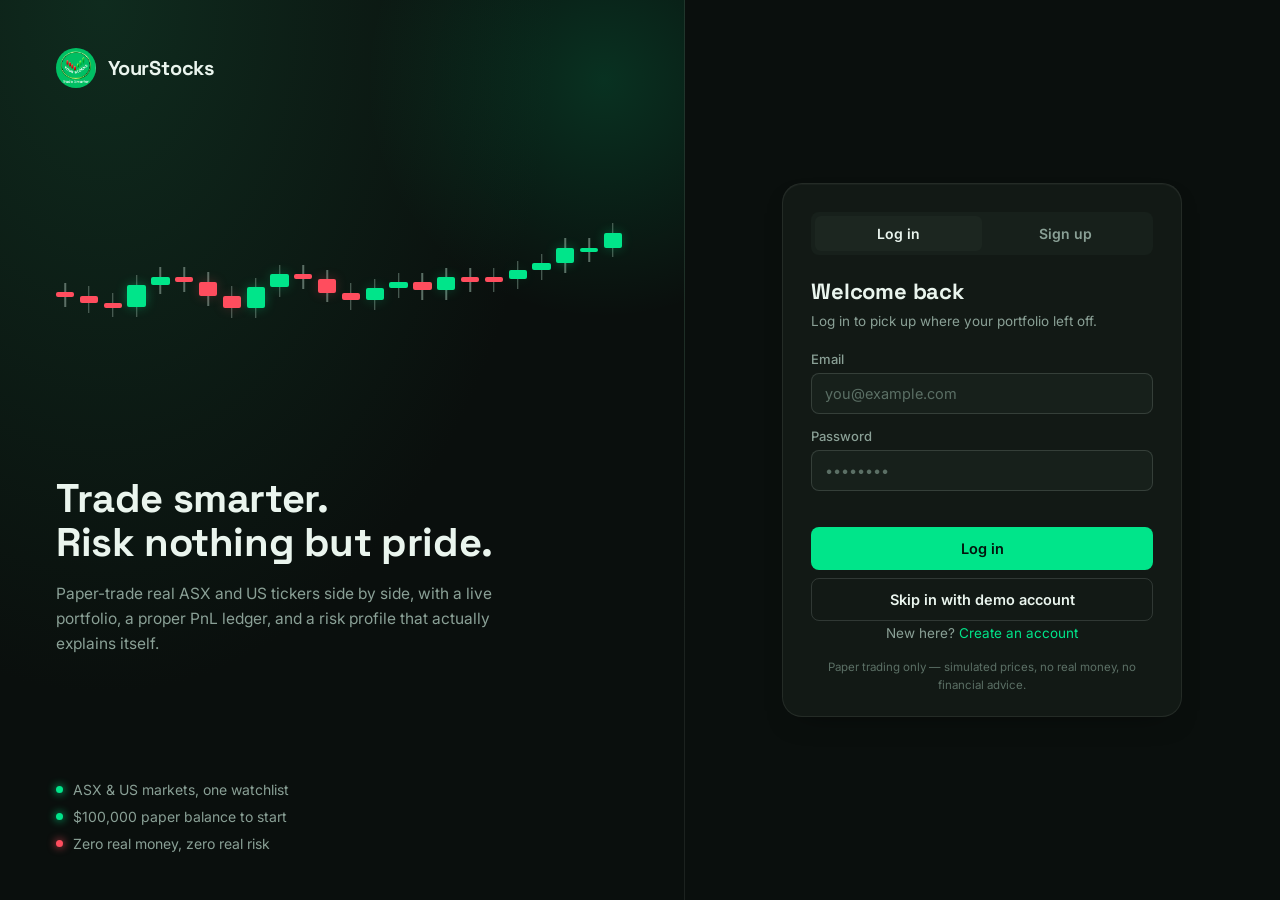
<file: index.html>
<!DOCTYPE html>
<html lang="en">
<head>
<meta charset="UTF-8" />
<meta name="viewport" content="width=device-width, initial-scale=1.0" />
<title>YourStocks — Trade Smarter</title>
<meta name="description" content="YourStocks: paper-trade ASX and US stocks, track your portfolio, and understand your risk profile." />
<link rel="icon" type="image/png" href="[data-uri]" />
<link rel="preconnect" href="https://fonts.googleapis.com" />
<link href="https://fonts.googleapis.com/css2?family=Space+Grotesk:wght@500;600;700&family=Inter:wght@400;500;600&family=JetBrains+Mono:wght@400;500;600&display=swap" rel="stylesheet" />
<style>
/* ==========================================================================
   YourStocks — Design tokens
   Palette drawn from the brand mark: ink-green dark base, an electric mint
   "bull" green, candlestick red for "bear", and a gold accent nodding to
   the ASX. Display type is Space Grotesk (geometric, terminal-adjacent),
   body is Inter, and data/prices use JetBrains Mono for tabular figures.
   ========================================================================== */

:root {
  --bg: #0A0F0D;
  --bg-alt: #0D1310;
  --surface: #121915;
  --surface-2: #17201B;
  --surface-3: #1C2620;
  --border: rgba(233, 245, 238, 0.08);
  --border-strong: rgba(233, 245, 238, 0.14);

  --text: #EAF5EE;
  --text-mute: #8AA096;
  --text-faint: #5B6F65;

  --bull: #00E58A;
  --bull-dim: rgba(0, 229, 138, 0.14);
  --bear: #FF4D5E;
  --bear-dim: rgba(255, 77, 94, 0.14);
  --gold: #FFB020;
  --gold-dim: rgba(255, 176, 32, 0.14);
  --blue: #4EA1FF;

  --font-display: 'Space Grotesk', sans-serif;
  --font-body: 'Inter', sans-serif;
  --font-mono: 'JetBrains Mono', monospace;

  --radius-s: 8px;
  --radius-m: 14px;
  --radius-l: 20px;
  --shadow-card: 0 1px 0 rgba(255,255,255,0.03) inset, 0 12px 30px -18px rgba(0,0,0,0.6);
}

* { box-sizing: border-box; }
html { color-scheme: dark; }
body {
  margin: 0;
  background: var(--bg);
  color: var(--text);
  font-family: var(--font-body);
  -webkit-font-smoothing: antialiased;
}
h1, h2, h3, h4 { font-family: var(--font-display); margin: 0; letter-spacing: -0.01em; }
p { margin: 0; }
a { color: var(--bull); text-decoration: none; }
button { font-family: inherit; cursor: pointer; }
input, select { font-family: inherit; }
::selection { background: var(--bull-dim); color: var(--bull); }

*:focus-visible {
  outline: 2px solid var(--bull);
  outline-offset: 2px;
  border-radius: var(--radius-s);
}

@media (prefers-reduced-motion: reduce) {
  *, *::before, *::after { animation-duration: 0.001ms !important; transition-duration: 0.001ms !important; }
}

.is-hidden { display: none !important; }

/* ==========================================================================
   Buttons / form fields (shared)
   ========================================================================== */
.btn {
  display: inline-flex;
  align-items: center;
  justify-content: center;
  gap: 8px;
  padding: 12px 18px;
  border-radius: var(--radius-s);
  border: 1px solid transparent;
  font-weight: 600;
  font-size: 14.5px;
  transition: transform 0.12s ease, filter 0.12s ease, background 0.12s ease;
}
.btn:active { transform: translateY(1px); }
.btn--primary { background: var(--bull); color: #04140D; }
.btn--primary:hover { filter: brightness(1.08); }
.btn--danger { background: var(--bear); color: #200507; }
.btn--danger:hover { filter: brightness(1.08); }
.btn--ghost { background: transparent; border-color: var(--border-strong); color: var(--text); }
.btn--ghost:hover { background: var(--surface-2); }
.btn--block { width: 100%; }

.field { display: flex; flex-direction: column; gap: 6px; margin-bottom: 14px; }
.field span { font-size: 13px; color: var(--text-mute); font-weight: 500; }
.field input, .field select {
  background: var(--surface-2);
  border: 1px solid var(--border-strong);
  color: var(--text);
  padding: 11px 13px;
  border-radius: var(--radius-s);
  font-size: 14.5px;
}
.field input::placeholder { color: var(--text-faint); }
.field input:focus, .field select:focus { border-color: var(--bull); }
.field-error { color: var(--bear); font-size: 13px; min-height: 16px; margin: -4px 0 10px; }

.candle-tick {
  display: inline-block;
  width: 4px;
  height: 14px;
  border-radius: 2px;
  background: var(--gold);
  margin-right: 9px;
  vertical-align: -2px;
}
.candle-tick--bull { background: var(--bull); }
.candle-tick--bear { background: var(--bear); }

/* ==========================================================================
   AUTH PAGE
   ========================================================================== */
.auth-body { background: var(--bg); }
.auth-wrap {
  display: grid;
  grid-template-columns: 1.15fr 1fr;
  min-height: 100vh;
}

.auth-brand {
  position: relative;
  overflow: hidden;
  background: radial-gradient(120% 140% at 15% 0%, #0F2B1E 0%, #0A0F0D 55%);
  padding: 48px 56px;
  display: flex;
  flex-direction: column;
  justify-content: space-between;
  border-right: 1px solid var(--border);
}
.auth-brand__glow {
  position: absolute;
  width: 480px; height: 480px;
  border-radius: 50%;
  background: radial-gradient(circle, rgba(0,229,138,0.16) 0%, transparent 70%);
  top: -160px; right: -160px;
  pointer-events: none;
}
.auth-brand__top { display: flex; align-items: center; gap: 12px; z-index: 1; }
.auth-brand__logo { width: 40px; height: 40px; border-radius: 50%; }
.auth-brand__name { font-family: var(--font-display); font-weight: 700; font-size: 20px; letter-spacing: -0.01em; }

.auth-brand__chart {
  position: relative;
  height: 160px;
  margin: 28px 0 8px;
  z-index: 1;
}
.candle { position: absolute; width: 3.2%; height: 100%; }
.candle__wick { position: absolute; left: 50%; width: 1.5px; background: var(--text-faint); transform: translateX(-50%); }
.candle__body {
  position: absolute; left: 0; width: 100%; border-radius: 2px;
  opacity: 0; transform: scaleY(0.2); transform-origin: bottom;
  animation: candleIn 0.6s ease forwards;
}
.candle--up .candle__body { background: var(--bull); box-shadow: 0 0 14px -4px var(--bull); }
.candle--down .candle__body { background: var(--bear); box-shadow: 0 0 14px -4px var(--bear); }
@keyframes candleIn { to { opacity: 1; transform: scaleY(1); } }

.auth-brand__copy { z-index: 1; max-width: 480px; }
.auth-brand__copy h1 { font-size: 40px; line-height: 1.12; font-weight: 700; margin-bottom: 16px; }
.auth-brand__copy p { color: var(--text-mute); font-size: 15.5px; line-height: 1.6; }

.auth-brand__points { list-style: none; padding: 0; margin: 28px 0 0; display: flex; flex-direction: column; gap: 10px; z-index: 1; }
.auth-brand__points li { display: flex; align-items: center; gap: 10px; color: var(--text-mute); font-size: 14px; }
.dot { width: 7px; height: 7px; border-radius: 50%; flex-shrink: 0; }
.dot--bull { background: var(--bull); box-shadow: 0 0 8px var(--bull); }
.dot--bear { background: var(--bear); box-shadow: 0 0 8px var(--bear); }

.auth-stage {
  display: flex;
  align-items: center;
  justify-content: center;
  padding: 40px;
}
.auth-card {
  width: 100%;
  max-width: 400px;
  background: var(--surface);
  border: 1px solid var(--border);
  border-radius: var(--radius-l);
  padding: 28px 28px 22px;
  box-shadow: var(--shadow-card);
}
.auth-tabs { display: flex; background: var(--surface-2); border-radius: var(--radius-s); padding: 4px; margin-bottom: 22px; }
.auth-tab { flex: 1; background: transparent; border: none; color: var(--text-mute); padding: 9px; border-radius: 6px; font-weight: 600; font-size: 14px; }
.auth-tab.is-active { background: var(--surface-3); color: var(--text); }
.auth-form h2 { font-size: 22px; margin-bottom: 6px; }
.auth-sub { color: var(--text-mute); font-size: 13.5px; margin-bottom: 20px; line-height: 1.5; }
.auth-switch { text-align: center; font-size: 13.5px; color: var(--text-mute); margin-top: 4px; }
.auth-disclaimer { text-align: center; font-size: 11.5px; color: var(--text-faint); margin-top: 18px; line-height: 1.5; }
#demoLoginBtn { margin-top: 8px; }

@media (max-width: 900px) {
  .auth-wrap { grid-template-columns: 1fr; }
  .auth-brand { display: none; }
  .auth-stage { padding: 24px 16px; }
}

/* ==========================================================================
   APP SHELL
   ========================================================================== */
.app-body { background: var(--bg); }
.app-shell { display: grid; grid-template-columns: 240px 1fr; min-height: 100vh; }

.sidebar {
  background: var(--bg-alt);
  border-right: 1px solid var(--border);
  display: flex;
  flex-direction: column;
  padding: 20px 14px;
  position: sticky;
  top: 0;
  height: 100vh;
}
.sidebar__brand { display: flex; align-items: center; gap: 10px; padding: 6px 10px 24px; }
.sidebar__logo { width: 30px; height: 30px; border-radius: 50%; }
.sidebar__brand span { font-family: var(--font-display); font-weight: 700; font-size: 17px; }

.sidebar__nav { display: flex; flex-direction: column; gap: 3px; flex: 1; }
.navlink {
  display: flex; align-items: center; gap: 12px;
  background: transparent; border: none; color: var(--text-mute);
  padding: 11px 12px; border-radius: var(--radius-s); font-size: 14px; font-weight: 500;
  text-align: left; transition: background 0.12s ease, color 0.12s ease;
}
.navlink svg { width: 18px; height: 18px; fill: none; stroke: currentColor; stroke-width: 1.8; stroke-linecap: round; stroke-linejoin: round; opacity: 0.85; }
.navlink:hover { background: var(--surface-2); color: var(--text); }
.navlink.is-active { background: var(--bull-dim); color: var(--bull); }

.sidebar__foot { display: flex; flex-direction: column; gap: 8px; }
.market-pill {
  display: flex; align-items: center; justify-content: space-between;
  background: var(--surface-2); border: 1px solid var(--border);
  border-radius: var(--radius-s); padding: 9px 11px; font-size: 12px;
}
.market-pill__left { display: flex; align-items: center; gap: 7px; }
.market-pill__dot { width: 7px; height: 7px; border-radius: 50%; }
.market-pill__dot.open { background: var(--bull); box-shadow: 0 0 7px var(--bull); }
.market-pill__dot.closed { background: var(--text-faint); }
.market-pill__name { font-weight: 600; color: var(--text); }
.market-pill__count { color: var(--text-faint); font-family: var(--font-mono); font-size: 10.5px; }

/* ---- topbar ---- */
.main-col { display: flex; flex-direction: column; min-width: 0; }
.topbar {
  display: flex; align-items: center; justify-content: space-between;
  padding: 16px 28px; border-bottom: 1px solid var(--border);
  background: var(--bg); position: sticky; top: 0; z-index: 20;
}
.topbar__search { position: relative; display: flex; align-items: center; gap: 10px; background: var(--surface-2); border: 1px solid var(--border); border-radius: var(--radius-s); padding: 9px 13px; width: 340px; }
.topbar__search svg { width: 16px; height: 16px; stroke: var(--text-faint); fill: none; stroke-width: 2; flex-shrink: 0; }
.topbar__search input { background: transparent; border: none; color: var(--text); font-size: 13.5px; width: 100%; outline: none; }
.topbar__search input::placeholder { color: var(--text-faint); }

.search-results {
  position: absolute; top: calc(100% + 8px); left: 0; right: 0;
  background: var(--surface-2); border: 1px solid var(--border-strong); border-radius: var(--radius-s);
  max-height: 320px; overflow-y: auto; display: none; z-index: 30; box-shadow: var(--shadow-card);
}
.search-results.is-open { display: block; }
.search-row { display: flex; align-items: center; justify-content: space-between; padding: 10px 13px; font-size: 13.5px; }
.search-row:hover { background: var(--surface-3); }
.search-row__left { display: flex; flex-direction: column; }
.search-row__ticker { font-family: var(--font-mono); font-weight: 600; }
.search-row__name { color: var(--text-faint); font-size: 11.5px; }

.topbar__right { display: flex; align-items: center; gap: 16px; }
.cash-chip { display: flex; flex-direction: column; align-items: flex-end; }
.cash-chip__label { font-size: 10.5px; color: var(--text-faint); text-transform: uppercase; letter-spacing: 0.04em; }
.cash-chip__value { font-family: var(--font-mono); font-weight: 600; font-size: 14.5px; }

.user-chip { display: flex; align-items: center; gap: 10px; position: relative; }
.user-chip__avatar { width: 34px; height: 34px; border-radius: 50%; background: var(--bull-dim); color: var(--bull); display: flex; align-items: center; justify-content: center; font-weight: 700; font-family: var(--font-display); }
.user-chip__meta { display: flex; flex-direction: column; font-size: 12.5px; }
.user-chip__meta span { font-weight: 600; }
.user-chip__meta button { background: none; border: none; color: var(--text-faint); font-size: 11.5px; padding: 0; text-align: left; }
.user-chip__meta button:hover { color: var(--bear); }

/* ---- ticker tape ---- */
.ticker-tape { overflow: hidden; border-bottom: 1px solid var(--border); background: var(--bg-alt); }
.ticker-tape__track { display: flex; gap: 34px; white-space: nowrap; padding: 9px 0; animation: scrollTape 42s linear infinite; width: max-content; }
.ticker-tape:hover .ticker-tape__track { animation-play-state: paused; }
@keyframes scrollTape { from { transform: translateX(0); } to { transform: translateX(-50%); } }
.tape-item { display: flex; align-items: center; gap: 7px; font-family: var(--font-mono); font-size: 12.5px; padding: 0 10px; }
.tape-item__ticker { font-weight: 600; color: var(--text); }
.tape-item__price { color: var(--text-mute); }
.tape-item__chg.up { color: var(--bull); }
.tape-item__chg.down { color: var(--bear); }

/* ---- view area / cards ---- */
.view-area { padding: 24px 28px 60px; }
.view { display: flex; flex-direction: column; gap: 18px; }

.card {
  background: var(--surface);
  border: 1px solid var(--border);
  border-radius: var(--radius-m);
  padding: 20px;
  box-shadow: var(--shadow-card);
}
.card__head { display: flex; align-items: center; justify-content: space-between; margin-bottom: 14px; }
.card__head--wrap { flex-wrap: wrap; gap: 12px; }
.card__head h3 { font-size: 15px; font-weight: 600; display: flex; align-items: center; }
.link-btn { background: none; border: none; color: var(--bull); font-size: 12.5px; font-weight: 600; }
.link-btn:hover { text-decoration: underline; }

.hero-grid { display: grid; grid-template-columns: 1.6fr 1fr 1fr 1fr; gap: 18px; }
.hero-grid--4 { grid-template-columns: repeat(4, 1fr); }
.hero-card { display: flex; flex-direction: column; }
.hero-card__label { font-size: 12.5px; color: var(--text-mute); display: flex; align-items: center; margin-bottom: 10px; }
.hero-card__value { font-family: var(--font-mono); font-size: 32px; font-weight: 600; letter-spacing: -0.01em; }
.hero-card__delta { font-family: var(--font-mono); font-size: 13px; margin: 4px 0 12px; }
.hero-card__delta.up { color: var(--bull); }
.hero-card__delta.down { color: var(--bear); }

.stat-card__label { font-size: 12.5px; color: var(--text-mute); margin-bottom: 10px; }
.stat-card__value { font-family: var(--font-mono); font-size: 24px; font-weight: 600; }
.stat-card__value.up { color: var(--bull); }
.stat-card__value.down { color: var(--bear); }
.stat-card__sub { font-size: 11.5px; color: var(--text-faint); margin-top: 6px; }

.grid-2col { display: grid; grid-template-columns: 1.4fr 1fr; gap: 18px; }
.grid-2col--risk { grid-template-columns: 1.3fr 1fr; align-items: start; }

.legend { display: flex; flex-wrap: wrap; gap: 10px 16px; margin-top: 14px; }
.legend__item { display: flex; align-items: center; gap: 7px; font-size: 12px; color: var(--text-mute); }
.legend__swatch { width: 9px; height: 9px; border-radius: 2px; }

/* ---- filters / segments ---- */
.filters { display: flex; align-items: center; gap: 10px; }
.seg { display: flex; background: var(--surface-2); border: 1px solid var(--border); border-radius: var(--radius-s); padding: 3px; }
.seg button { background: transparent; border: none; color: var(--text-mute); padding: 6px 12px; border-radius: 6px; font-size: 12.5px; font-weight: 600; }
.seg button.is-active { background: var(--surface-3); color: var(--text); }
#sectorFilter { background: var(--surface-2); border: 1px solid var(--border-strong); color: var(--text); padding: 8px 11px; border-radius: var(--radius-s); font-size: 12.5px; }

/* ---- tables ---- */
.table-wrap { overflow-x: auto; }
table { width: 100%; border-collapse: collapse; font-size: 13.5px; }
thead th { text-align: left; color: var(--text-faint); font-weight: 500; font-size: 11px; text-transform: uppercase; letter-spacing: 0.04em; padding: 8px 12px; border-bottom: 1px solid var(--border); }
tbody td { padding: 12px; border-bottom: 1px solid var(--border); vertical-align: middle; }
tbody tr:last-child td { border-bottom: none; }
tbody tr.is-clickable { cursor: pointer; transition: background 0.12s ease; }
tbody tr.is-clickable:hover { background: var(--surface-2); }
.mono { font-family: var(--font-mono); }
.up-text { color: var(--bull); }
.down-text { color: var(--bear); }
.cell-name { display: flex; flex-direction: column; }
.cell-name__ticker { font-weight: 600; font-family: var(--font-mono); }
.cell-name__full { font-size: 11.5px; color: var(--text-faint); }
.market-tag { font-size: 10.5px; font-weight: 700; padding: 3px 7px; border-radius: 5px; letter-spacing: 0.03em; }
.market-tag.ASX { background: var(--gold-dim); color: var(--gold); }
.market-tag.US { background: rgba(78,161,255,0.14); color: var(--blue); }
.star-btn { background: none; border: none; color: var(--text-faint); font-size: 15px; }
.star-btn.is-active { color: var(--gold); }
.empty-row td { text-align: center; color: var(--text-faint); padding: 30px 12px; }
.table-buy-btn { background: var(--bull-dim); color: var(--bull); border: none; padding: 6px 12px; border-radius: 7px; font-size: 12px; font-weight: 700; }
.table-buy-btn:hover { background: var(--bull); color: #04140D; }

/* ---- SVG charts (dependency-free, no external chart library) ---- */
.chart-mini { width: 100%; height: 70px; }
.chart-mini svg { display: block; }
.chart-mini--drawer { height: 120px; }
.chart-donut { width: 100%; max-width: 220px; aspect-ratio: 1 / 1; margin: 0 auto; }
.chart-donut svg { display: block; }
.chart-line { width: 100%; height: 260px; }
.chart-line svg { display: block; }

/* ---- drawer ---- */
.drawer-overlay {
  position: fixed; inset: 0; background: rgba(5,9,7,0.6); backdrop-filter: blur(2px);
  display: flex; justify-content: flex-end; z-index: 100; opacity: 0; pointer-events: none; transition: opacity 0.2s ease;
}
.drawer-overlay.is-open { opacity: 1; pointer-events: auto; }
.drawer {
  width: 420px; max-width: 92vw; height: 100vh; background: var(--surface); border-left: 1px solid var(--border-strong);
  padding: 26px; overflow-y: auto; transform: translateX(100%); transition: transform 0.25s ease;
}
.drawer-overlay.is-open .drawer { transform: translateX(0); }
.drawer__close { position: absolute; top: 20px; right: 20px; background: var(--surface-2); border: none; color: var(--text-mute); width: 30px; height: 30px; border-radius: 50%; }
.drawer__head { display: flex; justify-content: space-between; align-items: flex-start; margin-top: 6px; }
.drawer__ticker { font-family: var(--font-mono); font-size: 22px; font-weight: 700; }
.drawer__name { color: var(--text-mute); font-size: 13px; margin-top: 2px; }
.drawer__price { display: flex; align-items: baseline; gap: 10px; margin: 18px 0 10px; }
.drawer__price span:first-child { font-family: var(--font-mono); font-size: 28px; font-weight: 600; }
.chg { font-family: var(--font-mono); font-size: 13px; font-weight: 600; }
.chg.up { color: var(--bull); }
.chg.down { color: var(--bear); }
.drawer__position { background: var(--surface-2); border-radius: var(--radius-s); padding: 12px 14px; margin: 16px 0; font-size: 12.5px; color: var(--text-mute); display: none; }
.drawer__position.is-visible { display: flex; justify-content: space-between; flex-wrap: wrap; gap: 8px; }
.drawer__position b { color: var(--text); font-family: var(--font-mono); }
.drawer__tabs { display: flex; background: var(--surface-2); border-radius: var(--radius-s); padding: 4px; margin: 18px 0 16px; }
.drawer__tabs button { flex: 1; background: transparent; border: none; color: var(--text-mute); padding: 9px; border-radius: 6px; font-weight: 700; font-size: 13.5px; }
.drawer__tabs button.is-active[data-side="BUY"] { background: var(--bull-dim); color: var(--bull); }
.drawer__tabs button.is-active[data-side="SELL"] { background: var(--bear-dim); color: var(--bear); }
.drawer__summary { display: flex; flex-direction: column; gap: 8px; background: var(--surface-2); border-radius: var(--radius-s); padding: 13px 14px; margin: 4px 0 14px; }
.drawer__summary div { display: flex; justify-content: space-between; font-size: 13px; }
.drawer__summary span:first-child { color: var(--text-mute); }
.drawer__summary span:last-child { font-family: var(--font-mono); font-weight: 600; }

/* ---- risk quiz ---- */
.quiz-q { margin-bottom: 20px; }
.quiz-q p { font-size: 13.5px; font-weight: 500; margin-bottom: 10px; }
.quiz-opts { display: flex; flex-direction: column; gap: 7px; }
.quiz-opt { display: flex; align-items: center; gap: 10px; padding: 10px 12px; background: var(--surface-2); border: 1px solid var(--border); border-radius: var(--radius-s); font-size: 13px; cursor: pointer; }
.quiz-opt:hover { border-color: var(--border-strong); }
.quiz-opt.is-selected { border-color: var(--bull); background: var(--bull-dim); color: var(--bull); }
.quiz-opt input { accent-color: var(--bull); }

.risk-result { text-align: center; padding: 20px 10px; }
.risk-result__badge { display: inline-block; padding: 7px 18px; border-radius: 20px; font-weight: 700; font-size: 14px; margin-bottom: 14px; }
.risk-result__desc { color: var(--text-mute); font-size: 13.5px; line-height: 1.6; max-width: 380px; margin: 0 auto 18px; }
.risk-alloc { display: flex; gap: 10px; justify-content: center; flex-wrap: wrap; margin-bottom: 6px; }
.risk-alloc__item { background: var(--surface-2); border-radius: var(--radius-s); padding: 10px 16px; text-align: center; min-width: 90px; }
.risk-alloc__item b { display: block; font-family: var(--font-mono); font-size: 16px; }
.risk-alloc__item span { font-size: 11px; color: var(--text-faint); }

.gauge-wrap { text-align: center; padding: 6px 0 4px; }
.gauge-label { font-size: 12.5px; color: var(--text-mute); margin-top: 4px; }
.gauge-value { font-family: var(--font-display); font-weight: 700; font-size: 20px; margin-top: -6px; }
.risk-metric-list { display: flex; flex-direction: column; gap: 12px; margin-top: 16px; }
.risk-metric { display: flex; justify-content: space-between; align-items: center; font-size: 13px; }
.risk-metric__bar { flex: 1; height: 6px; background: var(--surface-2); border-radius: 4px; margin: 0 12px; overflow: hidden; }
.risk-metric__fill { height: 100%; border-radius: 4px; }
.risk-note { background: var(--surface-2); border-radius: var(--radius-s); padding: 12px 14px; font-size: 12px; color: var(--text-faint); line-height: 1.6; margin-top: 16px; }

/* ---- toast ---- */
.toast {
  position: fixed; bottom: 24px; left: 50%; transform: translate(-50%, 20px);
  background: var(--surface-3); border: 1px solid var(--border-strong); color: var(--text);
  padding: 13px 20px; border-radius: var(--radius-s); font-size: 13.5px; font-weight: 500;
  box-shadow: var(--shadow-card); opacity: 0; pointer-events: none; transition: all 0.25s ease; z-index: 200;
  display: flex; align-items: center; gap: 10px;
}
.toast.is-visible { opacity: 1; transform: translate(-50%, 0); }
.toast.success { border-color: rgba(0,229,138,0.35); }
.toast.error { border-color: rgba(255,77,94,0.35); }

/* ==========================================================================
   Responsive
   ========================================================================== */
@media (max-width: 1180px) {
  .hero-grid, .hero-grid--4 { grid-template-columns: repeat(2, 1fr); }
  .grid-2col, .grid-2col--risk { grid-template-columns: 1fr; }
}
@media (max-width: 860px) {
  .app-shell { grid-template-columns: 1fr; }
  .sidebar { position: fixed; bottom: 0; left: 0; right: 0; top: auto; height: auto; width: 100%; flex-direction: row; align-items: center; padding: 8px; z-index: 50; border-right: none; border-top: 1px solid var(--border); }
  .sidebar__brand, .sidebar__foot { display: none; }
  .sidebar__nav { flex-direction: row; flex: 1; justify-content: space-around; }
  .navlink { flex-direction: column; gap: 4px; font-size: 10px; padding: 6px; }
  .main-col { padding-bottom: 64px; }
  .topbar { padding: 14px 16px; flex-wrap: wrap; gap: 12px; }
  .topbar__search { width: 100%; order: 2; }
  .view-area { padding: 18px 16px 40px; }
  .hero-grid, .hero-grid--4 { grid-template-columns: 1fr; }
}

  </style>
</head>
<body class="auth-body">

<div class="auth-wrap">

  <!-- Left: brand / motion panel -->
  <div class="auth-brand">
    <div class="auth-brand__glow"></div>

    <div class="auth-brand__top">
      <img src="[data-uri]" alt="YourStocks logo" class="auth-brand__logo" />
      <span class="auth-brand__name">YourStocks</span>
    </div>

    <div class="auth-brand__chart" id="candleArt" aria-hidden="true"></div>

    <div class="auth-brand__copy">
      <h1>Trade smarter.<br />Risk nothing but pride.</h1>
      <p>Paper-trade real ASX and US tickers side by side, with a live portfolio, a proper PnL ledger, and a risk profile that actually explains itself.</p>
    </div>

    <ul class="auth-brand__points">
      <li><span class="dot dot--bull"></span>ASX &amp; US markets, one watchlist</li>
      <li><span class="dot dot--bull"></span>$100,000 paper balance to start</li>
      <li><span class="dot dot--bear"></span>Zero real money, zero real risk</li>
    </ul>
  </div>

  <!-- Right: auth card -->
  <div class="auth-stage">
    <div class="auth-card" id="authPanel" data-mode="login">

      <div class="auth-tabs">
        <button class="auth-tab is-active" id="tabLogin" type="button">Log in</button>
        <button class="auth-tab" id="tabSignup" type="button">Sign up</button>
      </div>

      <!-- Login -->
      <form id="loginForm" class="auth-form">
        <h2>Welcome back</h2>
        <p class="auth-sub">Log in to pick up where your portfolio left off.</p>

        <label class="field">
          <span>Email</span>
          <input type="email" id="loginEmail" placeholder="you@example.com" required autocomplete="email" />
        </label>

        <label class="field">
          <span>Password</span>
          <input type="password" id="loginPassword" placeholder="••••••••" required autocomplete="current-password" />
        </label>

        <p class="field-error" id="loginError"></p>

        <button type="submit" class="btn btn--primary btn--block">Log in</button>
        <button type="button" class="btn btn--ghost btn--block" id="demoLoginBtn">Skip in with demo account</button>

        <p class="auth-switch">New here? <a href="#" data-switch-to="signup">Create an account</a></p>
      </form>

      <!-- Sign up -->
      <form id="signupForm" class="auth-form is-hidden">
        <h2>Create your account</h2>
        <p class="auth-sub">Start with a $100,000 paper balance. No card, no catch.</p>

        <label class="field">
          <span>Name</span>
          <input type="text" id="signupName" placeholder="Jamie Trader" required autocomplete="name" />
        </label>

        <label class="field">
          <span>Email</span>
          <input type="email" id="signupEmail" placeholder="you@example.com" required autocomplete="email" />
        </label>

        <label class="field">
          <span>Password</span>
          <input type="password" id="signupPassword" placeholder="At least 6 characters" required autocomplete="new-password" />
        </label>

        <label class="field">
          <span>Confirm password</span>
          <input type="password" id="signupConfirm" placeholder="••••••••" required autocomplete="new-password" />
        </label>

        <p class="field-error" id="signupError"></p>

        <button type="submit" class="btn btn--primary btn--block">Create account</button>

        <p class="auth-switch">Already trading? <a href="#" data-switch-to="login">Log in</a></p>
      </form>

      <p class="auth-disclaimer">Paper trading only — simulated prices, no real money, no financial advice.</p>
    </div>
  </div>

</div>

<script>
/* ==========================================================================
   YourStocks — Auth Module
   IMPORTANT: GitHub Pages serves static files only, there is no server or
   database. This module simulates accounts using the browser's
   localStorage so the demo is fully self-contained. Passwords are hashed
   with SHA-256 before storage so they aren't sitting in plain text, but
   this is NOT real security — do not reuse a real password here, and
   don't treat this as production authentication.
   ========================================================================== */

const USERS_KEY = "ys_users";
const SESSION_KEY = "ys_session";
const STARTING_BALANCE = 100000; // AUD paper-trading balance

/* Dependency-free hash (not cryptographically secure — this is a paper-
   trading demo, not a security product, see README). Deliberately avoids
   the Web Crypto API: crypto.subtle only works in a "secure context"
   (https or localhost) and silently breaks signup/login if this page is
   ever opened over plain http or a file:// path, which is a real risk
   when a site like this gets tested in unpredictable environments. */
function hashPassword(text) {
  let h1 = 0x811c9dc5, h2 = 0x01000193;
  for (let i = 0; i < text.length; i++) {
    const c = text.charCodeAt(i);
    h1 ^= c; h1 = Math.imul(h1, 16777619);
    h2 = Math.imul(h2 ^ c, 2246822519);
  }
  return (h1 >>> 0).toString(16).padStart(8, "0") + (h2 >>> 0).toString(16).padStart(8, "0");
}

function getUsers() {
  try {
    return JSON.parse(localStorage.getItem(USERS_KEY)) || {};
  } catch {
    return {};
  }
}

function saveUsers(users) {
  localStorage.setItem(USERS_KEY, JSON.stringify(users));
}

function setSession(email) {
  localStorage.setItem(SESSION_KEY, email);
}

function getSession() {
  return localStorage.getItem(SESSION_KEY);
}

function clearSession() {
  localStorage.removeItem(SESSION_KEY);
}

function initUserState(email) {
  const key = `ys_state_${email}`;
  if (localStorage.getItem(key)) return;
  const state = {
    cash: STARTING_BALANCE,
    holdings: {},
    trades: [],
    watchlist: ["BHP", "CBA", "AAPL", "NVDA", "XRO", "TSLA"],
    riskProfile: null,
    portfolioHistory: [{ ts: Date.now(), value: STARTING_BALANCE }],
  };
  localStorage.setItem(key, JSON.stringify(state));
}

/* ---------------------------- UI wiring ---------------------------- */
document.addEventListener("DOMContentLoaded", () => {
  // If already logged in, skip straight to the platform
  if (getSession()) {
    window.location.href = "dashboard.html";
    return;
  }

  const panel = document.getElementById("authPanel");
  const tabLogin = document.getElementById("tabLogin");
  const tabSignup = document.getElementById("tabSignup");
  const loginForm = document.getElementById("loginForm");
  const signupForm = document.getElementById("signupForm");
  const loginError = document.getElementById("loginError");
  const signupError = document.getElementById("signupError");

  function showLogin() {
    panel.dataset.mode = "login";
    tabLogin.classList.add("is-active");
    tabSignup.classList.remove("is-active");
    loginForm.classList.remove("is-hidden");
    signupForm.classList.add("is-hidden");
    loginError.textContent = "";
  }

  function showSignup() {
    panel.dataset.mode = "signup";
    tabSignup.classList.add("is-active");
    tabLogin.classList.remove("is-active");
    signupForm.classList.remove("is-hidden");
    loginForm.classList.add("is-hidden");
    signupError.textContent = "";
  }

  tabLogin.addEventListener("click", showLogin);
  tabSignup.addEventListener("click", showSignup);
  document.querySelectorAll("[data-switch-to]").forEach((el) => {
    el.addEventListener("click", (e) => {
      e.preventDefault();
      el.dataset.switchTo === "signup" ? showSignup() : showLogin();
    });
  });

  signupForm.addEventListener("submit", async (e) => {
    e.preventDefault();
    signupError.textContent = "";
    const name = document.getElementById("signupName").value.trim();
    const email = document.getElementById("signupEmail").value.trim().toLowerCase();
    const password = document.getElementById("signupPassword").value;
    const confirm = document.getElementById("signupConfirm").value;

    if (!name || !email || !password) {
      signupError.textContent = "Fill in every field to create your account.";
      return;
    }
    if (password.length < 6) {
      signupError.textContent = "Use a password with at least 6 characters.";
      return;
    }
    if (password !== confirm) {
      signupError.textContent = "Passwords don't match.";
      return;
    }

    const users = getUsers();
    if (users[email]) {
      signupError.textContent = "An account with that email already exists — try logging in.";
      return;
    }

    const passwordHash = hashPassword(password);
    users[email] = { name, passwordHash, createdAt: Date.now() };
    saveUsers(users);
    initUserState(email);
    setSession(email);
    window.location.href = "dashboard.html";
  });

  loginForm.addEventListener("submit", async (e) => {
    e.preventDefault();
    loginError.textContent = "";
    const email = document.getElementById("loginEmail").value.trim().toLowerCase();
    const password = document.getElementById("loginPassword").value;
    const users = getUsers();
    const user = users[email];

    if (!user) {
      loginError.textContent = "No account found with that email. Try signing up instead.";
      return;
    }
    const passwordHash = hashPassword(password);
    if (passwordHash !== user.passwordHash) {
      loginError.textContent = "Incorrect password. Give it another go.";
      return;
    }
    initUserState(email);
    setSession(email);
    window.location.href = "dashboard.html";
  });

  // Quick demo account so anyone can explore instantly
  const demoBtn = document.getElementById("demoLoginBtn");
  if (demoBtn) {
    demoBtn.addEventListener("click", async () => {
      const email = "demo@yourstocks.app";
      const users = getUsers();
      if (!users[email]) {
        users[email] = { name: "Demo Trader", passwordHash: hashPassword("demo"), createdAt: Date.now() };
        saveUsers(users);
      }
      initUserState(email);
      setSession(email);
      window.location.href = "dashboard.html";
    });
  }
});

  </script>
<script>
  // Small decorative candlestick strip in the brand panel — purely visual.
  (function renderCandleArt() {
    const el = document.getElementById("candleArt");
    if (!el) return;
    const n = 24;
    let bars = "";
    let last = 50;
    for (let i = 0; i < n; i++) {
      const delta = (Math.random() - 0.42) * 26;
      const open = last;
      const close = Math.max(8, Math.min(92, open + delta));
      last = close;
      const up = close >= open;
      const top = 100 - Math.max(open, close);
      const height = Math.max(Math.abs(close - open), 3);
      const wickTop = 100 - Math.max(open, close) - 6;
      const wickHeight = height + 12;
      bars += `<div class="candle ${up ? "candle--up" : "candle--down"}" style="left:${(i / n) * 100}%; animation-delay:${(i * 0.08).toFixed(2)}s;">
        <div class="candle__wick" style="top:${wickTop}%; height:${wickHeight}%;"></div>
        <div class="candle__body" style="top:${top}%; height:${height}%;"></div>
      </div>`;
    }
    el.innerHTML = bars;
  })();
</script>
</body>
</html>
</file>
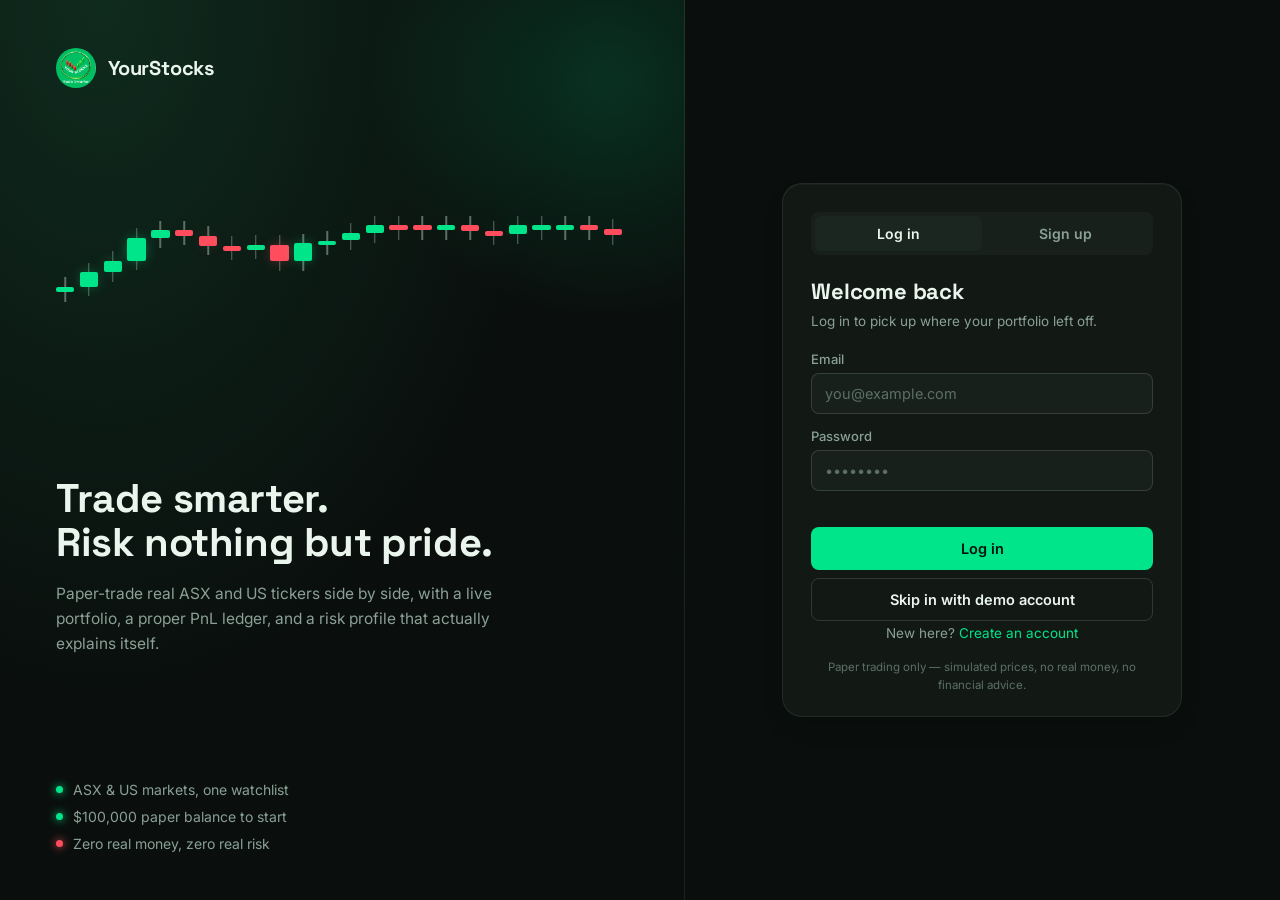
<file: dashboard.html>
<!DOCTYPE html>
<html lang="en">
<head>
<meta charset="UTF-8" />
<meta name="viewport" content="width=device-width, initial-scale=1.0" />
<title>YourStocks — Platform</title>
<link rel="icon" type="image/png" href="[data-uri]" />
<link rel="preconnect" href="https://fonts.googleapis.com" />
<link href="https://fonts.googleapis.com/css2?family=Space+Grotesk:wght@500;600;700&family=Inter:wght@400;500;600&family=JetBrains+Mono:wght@400;500;600&display=swap" rel="stylesheet" />
<style>
/* ==========================================================================
   YourStocks — Design tokens
   Palette drawn from the brand mark: ink-green dark base, an electric mint
   "bull" green, candlestick red for "bear", and a gold accent nodding to
   the ASX. Display type is Space Grotesk (geometric, terminal-adjacent),
   body is Inter, and data/prices use JetBrains Mono for tabular figures.
   ========================================================================== */

:root {
  --bg: #0A0F0D;
  --bg-alt: #0D1310;
  --surface: #121915;
  --surface-2: #17201B;
  --surface-3: #1C2620;
  --border: rgba(233, 245, 238, 0.08);
  --border-strong: rgba(233, 245, 238, 0.14);

  --text: #EAF5EE;
  --text-mute: #8AA096;
  --text-faint: #5B6F65;

  --bull: #00E58A;
  --bull-dim: rgba(0, 229, 138, 0.14);
  --bear: #FF4D5E;
  --bear-dim: rgba(255, 77, 94, 0.14);
  --gold: #FFB020;
  --gold-dim: rgba(255, 176, 32, 0.14);
  --blue: #4EA1FF;

  --font-display: 'Space Grotesk', sans-serif;
  --font-body: 'Inter', sans-serif;
  --font-mono: 'JetBrains Mono', monospace;

  --radius-s: 8px;
  --radius-m: 14px;
  --radius-l: 20px;
  --shadow-card: 0 1px 0 rgba(255,255,255,0.03) inset, 0 12px 30px -18px rgba(0,0,0,0.6);
}

* { box-sizing: border-box; }
html { color-scheme: dark; }
body {
  margin: 0;
  background: var(--bg);
  color: var(--text);
  font-family: var(--font-body);
  -webkit-font-smoothing: antialiased;
}
h1, h2, h3, h4 { font-family: var(--font-display); margin: 0; letter-spacing: -0.01em; }
p { margin: 0; }
a { color: var(--bull); text-decoration: none; }
button { font-family: inherit; cursor: pointer; }
input, select { font-family: inherit; }
::selection { background: var(--bull-dim); color: var(--bull); }

*:focus-visible {
  outline: 2px solid var(--bull);
  outline-offset: 2px;
  border-radius: var(--radius-s);
}

@media (prefers-reduced-motion: reduce) {
  *, *::before, *::after { animation-duration: 0.001ms !important; transition-duration: 0.001ms !important; }
}

.is-hidden { display: none !important; }

/* ==========================================================================
   Buttons / form fields (shared)
   ========================================================================== */
.btn {
  display: inline-flex;
  align-items: center;
  justify-content: center;
  gap: 8px;
  padding: 12px 18px;
  border-radius: var(--radius-s);
  border: 1px solid transparent;
  font-weight: 600;
  font-size: 14.5px;
  transition: transform 0.12s ease, filter 0.12s ease, background 0.12s ease;
}
.btn:active { transform: translateY(1px); }
.btn--primary { background: var(--bull); color: #04140D; }
.btn--primary:hover { filter: brightness(1.08); }
.btn--danger { background: var(--bear); color: #200507; }
.btn--danger:hover { filter: brightness(1.08); }
.btn--ghost { background: transparent; border-color: var(--border-strong); color: var(--text); }
.btn--ghost:hover { background: var(--surface-2); }
.btn--block { width: 100%; }

.field { display: flex; flex-direction: column; gap: 6px; margin-bottom: 14px; }
.field span { font-size: 13px; color: var(--text-mute); font-weight: 500; }
.field input, .field select {
  background: var(--surface-2);
  border: 1px solid var(--border-strong);
  color: var(--text);
  padding: 11px 13px;
  border-radius: var(--radius-s);
  font-size: 14.5px;
}
.field input::placeholder { color: var(--text-faint); }
.field input:focus, .field select:focus { border-color: var(--bull); }
.field-error { color: var(--bear); font-size: 13px; min-height: 16px; margin: -4px 0 10px; }

.candle-tick {
  display: inline-block;
  width: 4px;
  height: 14px;
  border-radius: 2px;
  background: var(--gold);
  margin-right: 9px;
  vertical-align: -2px;
}
.candle-tick--bull { background: var(--bull); }
.candle-tick--bear { background: var(--bear); }

/* ==========================================================================
   AUTH PAGE
   ========================================================================== */
.auth-body { background: var(--bg); }
.auth-wrap {
  display: grid;
  grid-template-columns: 1.15fr 1fr;
  min-height: 100vh;
}

.auth-brand {
  position: relative;
  overflow: hidden;
  background: radial-gradient(120% 140% at 15% 0%, #0F2B1E 0%, #0A0F0D 55%);
  padding: 48px 56px;
  display: flex;
  flex-direction: column;
  justify-content: space-between;
  border-right: 1px solid var(--border);
}
.auth-brand__glow {
  position: absolute;
  width: 480px; height: 480px;
  border-radius: 50%;
  background: radial-gradient(circle, rgba(0,229,138,0.16) 0%, transparent 70%);
  top: -160px; right: -160px;
  pointer-events: none;
}
.auth-brand__top { display: flex; align-items: center; gap: 12px; z-index: 1; }
.auth-brand__logo { width: 40px; height: 40px; border-radius: 50%; }
.auth-brand__name { font-family: var(--font-display); font-weight: 700; font-size: 20px; letter-spacing: -0.01em; }

.auth-brand__chart {
  position: relative;
  height: 160px;
  margin: 28px 0 8px;
  z-index: 1;
}
.candle { position: absolute; width: 3.2%; height: 100%; }
.candle__wick { position: absolute; left: 50%; width: 1.5px; background: var(--text-faint); transform: translateX(-50%); }
.candle__body {
  position: absolute; left: 0; width: 100%; border-radius: 2px;
  opacity: 0; transform: scaleY(0.2); transform-origin: bottom;
  animation: candleIn 0.6s ease forwards;
}
.candle--up .candle__body { background: var(--bull); box-shadow: 0 0 14px -4px var(--bull); }
.candle--down .candle__body { background: var(--bear); box-shadow: 0 0 14px -4px var(--bear); }
@keyframes candleIn { to { opacity: 1; transform: scaleY(1); } }

.auth-brand__copy { z-index: 1; max-width: 480px; }
.auth-brand__copy h1 { font-size: 40px; line-height: 1.12; font-weight: 700; margin-bottom: 16px; }
.auth-brand__copy p { color: var(--text-mute); font-size: 15.5px; line-height: 1.6; }

.auth-brand__points { list-style: none; padding: 0; margin: 28px 0 0; display: flex; flex-direction: column; gap: 10px; z-index: 1; }
.auth-brand__points li { display: flex; align-items: center; gap: 10px; color: var(--text-mute); font-size: 14px; }
.dot { width: 7px; height: 7px; border-radius: 50%; flex-shrink: 0; }
.dot--bull { background: var(--bull); box-shadow: 0 0 8px var(--bull); }
.dot--bear { background: var(--bear); box-shadow: 0 0 8px var(--bear); }

.auth-stage {
  display: flex;
  align-items: center;
  justify-content: center;
  padding: 40px;
}
.auth-card {
  width: 100%;
  max-width: 400px;
  background: var(--surface);
  border: 1px solid var(--border);
  border-radius: var(--radius-l);
  padding: 28px 28px 22px;
  box-shadow: var(--shadow-card);
}
.auth-tabs { display: flex; background: var(--surface-2); border-radius: var(--radius-s); padding: 4px; margin-bottom: 22px; }
.auth-tab { flex: 1; background: transparent; border: none; color: var(--text-mute); padding: 9px; border-radius: 6px; font-weight: 600; font-size: 14px; }
.auth-tab.is-active { background: var(--surface-3); color: var(--text); }
.auth-form h2 { font-size: 22px; margin-bottom: 6px; }
.auth-sub { color: var(--text-mute); font-size: 13.5px; margin-bottom: 20px; line-height: 1.5; }
.auth-switch { text-align: center; font-size: 13.5px; color: var(--text-mute); margin-top: 4px; }
.auth-disclaimer { text-align: center; font-size: 11.5px; color: var(--text-faint); margin-top: 18px; line-height: 1.5; }
#demoLoginBtn { margin-top: 8px; }

@media (max-width: 900px) {
  .auth-wrap { grid-template-columns: 1fr; }
  .auth-brand { display: none; }
  .auth-stage { padding: 24px 16px; }
}

/* ==========================================================================
   APP SHELL
   ========================================================================== */
.app-body { background: var(--bg); }
.app-shell { display: grid; grid-template-columns: 240px 1fr; min-height: 100vh; }

.sidebar {
  background: var(--bg-alt);
  border-right: 1px solid var(--border);
  display: flex;
  flex-direction: column;
  padding: 20px 14px;
  position: sticky;
  top: 0;
  height: 100vh;
}
.sidebar__brand { display: flex; align-items: center; gap: 10px; padding: 6px 10px 24px; }
.sidebar__logo { width: 30px; height: 30px; border-radius: 50%; }
.sidebar__brand span { font-family: var(--font-display); font-weight: 700; font-size: 17px; }

.sidebar__nav { display: flex; flex-direction: column; gap: 3px; flex: 1; }
.navlink {
  display: flex; align-items: center; gap: 12px;
  background: transparent; border: none; color: var(--text-mute);
  padding: 11px 12px; border-radius: var(--radius-s); font-size: 14px; font-weight: 500;
  text-align: left; transition: background 0.12s ease, color 0.12s ease;
}
.navlink svg { width: 18px; height: 18px; fill: none; stroke: currentColor; stroke-width: 1.8; stroke-linecap: round; stroke-linejoin: round; opacity: 0.85; }
.navlink:hover { background: var(--surface-2); color: var(--text); }
.navlink.is-active { background: var(--bull-dim); color: var(--bull); }

.sidebar__foot { display: flex; flex-direction: column; gap: 8px; }
.market-pill {
  display: flex; align-items: center; justify-content: space-between;
  background: var(--surface-2); border: 1px solid var(--border);
  border-radius: var(--radius-s); padding: 9px 11px; font-size: 12px;
}
.market-pill__left { display: flex; align-items: center; gap: 7px; }
.market-pill__dot { width: 7px; height: 7px; border-radius: 50%; }
.market-pill__dot.open { background: var(--bull); box-shadow: 0 0 7px var(--bull); }
.market-pill__dot.closed { background: var(--text-faint); }
.market-pill__name { font-weight: 600; color: var(--text); }
.market-pill__count { color: var(--text-faint); font-family: var(--font-mono); font-size: 10.5px; }

/* ---- topbar ---- */
.main-col { display: flex; flex-direction: column; min-width: 0; }
.topbar {
  display: flex; align-items: center; justify-content: space-between;
  padding: 16px 28px; border-bottom: 1px solid var(--border);
  background: var(--bg); position: sticky; top: 0; z-index: 20;
}
.topbar__search { position: relative; display: flex; align-items: center; gap: 10px; background: var(--surface-2); border: 1px solid var(--border); border-radius: var(--radius-s); padding: 9px 13px; width: 340px; }
.topbar__search svg { width: 16px; height: 16px; stroke: var(--text-faint); fill: none; stroke-width: 2; flex-shrink: 0; }
.topbar__search input { background: transparent; border: none; color: var(--text); font-size: 13.5px; width: 100%; outline: none; }
.topbar__search input::placeholder { color: var(--text-faint); }

.search-results {
  position: absolute; top: calc(100% + 8px); left: 0; right: 0;
  background: var(--surface-2); border: 1px solid var(--border-strong); border-radius: var(--radius-s);
  max-height: 320px; overflow-y: auto; display: none; z-index: 30; box-shadow: var(--shadow-card);
}
.search-results.is-open { display: block; }
.search-row { display: flex; align-items: center; justify-content: space-between; padding: 10px 13px; font-size: 13.5px; }
.search-row:hover { background: var(--surface-3); }
.search-row__left { display: flex; flex-direction: column; }
.search-row__ticker { font-family: var(--font-mono); font-weight: 600; }
.search-row__name { color: var(--text-faint); font-size: 11.5px; }

.topbar__right { display: flex; align-items: center; gap: 16px; }
.cash-chip { display: flex; flex-direction: column; align-items: flex-end; }
.cash-chip__label { font-size: 10.5px; color: var(--text-faint); text-transform: uppercase; letter-spacing: 0.04em; }
.cash-chip__value { font-family: var(--font-mono); font-weight: 600; font-size: 14.5px; }

.user-chip { display: flex; align-items: center; gap: 10px; position: relative; }
.user-chip__avatar { width: 34px; height: 34px; border-radius: 50%; background: var(--bull-dim); color: var(--bull); display: flex; align-items: center; justify-content: center; font-weight: 700; font-family: var(--font-display); }
.user-chip__meta { display: flex; flex-direction: column; font-size: 12.5px; }
.user-chip__meta span { font-weight: 600; }
.user-chip__meta button { background: none; border: none; color: var(--text-faint); font-size: 11.5px; padding: 0; text-align: left; }
.user-chip__meta button:hover { color: var(--bear); }

/* ---- ticker tape ---- */
.ticker-tape { overflow: hidden; border-bottom: 1px solid var(--border); background: var(--bg-alt); }
.ticker-tape__track { display: flex; gap: 34px; white-space: nowrap; padding: 9px 0; animation: scrollTape 42s linear infinite; width: max-content; }
.ticker-tape:hover .ticker-tape__track { animation-play-state: paused; }
@keyframes scrollTape { from { transform: translateX(0); } to { transform: translateX(-50%); } }
.tape-item { display: flex; align-items: center; gap: 7px; font-family: var(--font-mono); font-size: 12.5px; padding: 0 10px; }
.tape-item__ticker { font-weight: 600; color: var(--text); }
.tape-item__price { color: var(--text-mute); }
.tape-item__chg.up { color: var(--bull); }
.tape-item__chg.down { color: var(--bear); }

/* ---- view area / cards ---- */
.view-area { padding: 24px 28px 60px; }
.view { display: flex; flex-direction: column; gap: 18px; }

.card {
  background: var(--surface);
  border: 1px solid var(--border);
  border-radius: var(--radius-m);
  padding: 20px;
  box-shadow: var(--shadow-card);
}
.card__head { display: flex; align-items: center; justify-content: space-between; margin-bottom: 14px; }
.card__head--wrap { flex-wrap: wrap; gap: 12px; }
.card__head h3 { font-size: 15px; font-weight: 600; display: flex; align-items: center; }
.link-btn { background: none; border: none; color: var(--bull); font-size: 12.5px; font-weight: 600; }
.link-btn:hover { text-decoration: underline; }

.hero-grid { display: grid; grid-template-columns: 1.6fr 1fr 1fr 1fr; gap: 18px; }
.hero-grid--4 { grid-template-columns: repeat(4, 1fr); }
.hero-card { display: flex; flex-direction: column; }
.hero-card__label { font-size: 12.5px; color: var(--text-mute); display: flex; align-items: center; margin-bottom: 10px; }
.hero-card__value { font-family: var(--font-mono); font-size: 32px; font-weight: 600; letter-spacing: -0.01em; }
.hero-card__delta { font-family: var(--font-mono); font-size: 13px; margin: 4px 0 12px; }
.hero-card__delta.up { color: var(--bull); }
.hero-card__delta.down { color: var(--bear); }

.stat-card__label { font-size: 12.5px; color: var(--text-mute); margin-bottom: 10px; }
.stat-card__value { font-family: var(--font-mono); font-size: 24px; font-weight: 600; }
.stat-card__value.up { color: var(--bull); }
.stat-card__value.down { color: var(--bear); }
.stat-card__sub { font-size: 11.5px; color: var(--text-faint); margin-top: 6px; }

.grid-2col { display: grid; grid-template-columns: 1.4fr 1fr; gap: 18px; }
.grid-2col--risk { grid-template-columns: 1.3fr 1fr; align-items: start; }

.legend { display: flex; flex-wrap: wrap; gap: 10px 16px; margin-top: 14px; }
.legend__item { display: flex; align-items: center; gap: 7px; font-size: 12px; color: var(--text-mute); }
.legend__swatch { width: 9px; height: 9px; border-radius: 2px; }

/* ---- filters / segments ---- */
.filters { display: flex; align-items: center; gap: 10px; }
.seg { display: flex; background: var(--surface-2); border: 1px solid var(--border); border-radius: var(--radius-s); padding: 3px; }
.seg button { background: transparent; border: none; color: var(--text-mute); padding: 6px 12px; border-radius: 6px; font-size: 12.5px; font-weight: 600; }
.seg button.is-active { background: var(--surface-3); color: var(--text); }
#sectorFilter { background: var(--surface-2); border: 1px solid var(--border-strong); color: var(--text); padding: 8px 11px; border-radius: var(--radius-s); font-size: 12.5px; }

/* ---- tables ---- */
.table-wrap { overflow-x: auto; }
table { width: 100%; border-collapse: collapse; font-size: 13.5px; }
thead th { text-align: left; color: var(--text-faint); font-weight: 500; font-size: 11px; text-transform: uppercase; letter-spacing: 0.04em; padding: 8px 12px; border-bottom: 1px solid var(--border); }
tbody td { padding: 12px; border-bottom: 1px solid var(--border); vertical-align: middle; }
tbody tr:last-child td { border-bottom: none; }
tbody tr.is-clickable { cursor: pointer; transition: background 0.12s ease; }
tbody tr.is-clickable:hover { background: var(--surface-2); }
.mono { font-family: var(--font-mono); }
.up-text { color: var(--bull); }
.down-text { color: var(--bear); }
.cell-name { display: flex; flex-direction: column; }
.cell-name__ticker { font-weight: 600; font-family: var(--font-mono); }
.cell-name__full { font-size: 11.5px; color: var(--text-faint); }
.market-tag { font-size: 10.5px; font-weight: 700; padding: 3px 7px; border-radius: 5px; letter-spacing: 0.03em; }
.market-tag.ASX { background: var(--gold-dim); color: var(--gold); }
.market-tag.US { background: rgba(78,161,255,0.14); color: var(--blue); }
.star-btn { background: none; border: none; color: var(--text-faint); font-size: 15px; }
.star-btn.is-active { color: var(--gold); }
.empty-row td { text-align: center; color: var(--text-faint); padding: 30px 12px; }
.table-buy-btn { background: var(--bull-dim); color: var(--bull); border: none; padding: 6px 12px; border-radius: 7px; font-size: 12px; font-weight: 700; }
.table-buy-btn:hover { background: var(--bull); color: #04140D; }

/* ---- SVG charts (dependency-free, no external chart library) ---- */
.chart-mini { width: 100%; height: 70px; }
.chart-mini svg { display: block; }
.chart-mini--drawer { height: 120px; }
.chart-donut { width: 100%; max-width: 220px; aspect-ratio: 1 / 1; margin: 0 auto; }
.chart-donut svg { display: block; }
.chart-line { width: 100%; height: 260px; }
.chart-line svg { display: block; }

/* ---- drawer ---- */
.drawer-overlay {
  position: fixed; inset: 0; background: rgba(5,9,7,0.6); backdrop-filter: blur(2px);
  display: flex; justify-content: flex-end; z-index: 100; opacity: 0; pointer-events: none; transition: opacity 0.2s ease;
}
.drawer-overlay.is-open { opacity: 1; pointer-events: auto; }
.drawer {
  width: 420px; max-width: 92vw; height: 100vh; background: var(--surface); border-left: 1px solid var(--border-strong);
  padding: 26px; overflow-y: auto; transform: translateX(100%); transition: transform 0.25s ease;
}
.drawer-overlay.is-open .drawer { transform: translateX(0); }
.drawer__close { position: absolute; top: 20px; right: 20px; background: var(--surface-2); border: none; color: var(--text-mute); width: 30px; height: 30px; border-radius: 50%; }
.drawer__head { display: flex; justify-content: space-between; align-items: flex-start; margin-top: 6px; }
.drawer__ticker { font-family: var(--font-mono); font-size: 22px; font-weight: 700; }
.drawer__name { color: var(--text-mute); font-size: 13px; margin-top: 2px; }
.drawer__price { display: flex; align-items: baseline; gap: 10px; margin: 18px 0 10px; }
.drawer__price span:first-child { font-family: var(--font-mono); font-size: 28px; font-weight: 600; }
.chg { font-family: var(--font-mono); font-size: 13px; font-weight: 600; }
.chg.up { color: var(--bull); }
.chg.down { color: var(--bear); }
.drawer__position { background: var(--surface-2); border-radius: var(--radius-s); padding: 12px 14px; margin: 16px 0; font-size: 12.5px; color: var(--text-mute); display: none; }
.drawer__position.is-visible { display: flex; justify-content: space-between; flex-wrap: wrap; gap: 8px; }
.drawer__position b { color: var(--text); font-family: var(--font-mono); }
.drawer__tabs { display: flex; background: var(--surface-2); border-radius: var(--radius-s); padding: 4px; margin: 18px 0 16px; }
.drawer__tabs button { flex: 1; background: transparent; border: none; color: var(--text-mute); padding: 9px; border-radius: 6px; font-weight: 700; font-size: 13.5px; }
.drawer__tabs button.is-active[data-side="BUY"] { background: var(--bull-dim); color: var(--bull); }
.drawer__tabs button.is-active[data-side="SELL"] { background: var(--bear-dim); color: var(--bear); }
.drawer__summary { display: flex; flex-direction: column; gap: 8px; background: var(--surface-2); border-radius: var(--radius-s); padding: 13px 14px; margin: 4px 0 14px; }
.drawer__summary div { display: flex; justify-content: space-between; font-size: 13px; }
.drawer__summary span:first-child { color: var(--text-mute); }
.drawer__summary span:last-child { font-family: var(--font-mono); font-weight: 600; }

/* ---- risk quiz ---- */
.quiz-q { margin-bottom: 20px; }
.quiz-q p { font-size: 13.5px; font-weight: 500; margin-bottom: 10px; }
.quiz-opts { display: flex; flex-direction: column; gap: 7px; }
.quiz-opt { display: flex; align-items: center; gap: 10px; padding: 10px 12px; background: var(--surface-2); border: 1px solid var(--border); border-radius: var(--radius-s); font-size: 13px; cursor: pointer; }
.quiz-opt:hover { border-color: var(--border-strong); }
.quiz-opt.is-selected { border-color: var(--bull); background: var(--bull-dim); color: var(--bull); }
.quiz-opt input { accent-color: var(--bull); }

.risk-result { text-align: center; padding: 20px 10px; }
.risk-result__badge { display: inline-block; padding: 7px 18px; border-radius: 20px; font-weight: 700; font-size: 14px; margin-bottom: 14px; }
.risk-result__desc { color: var(--text-mute); font-size: 13.5px; line-height: 1.6; max-width: 380px; margin: 0 auto 18px; }
.risk-alloc { display: flex; gap: 10px; justify-content: center; flex-wrap: wrap; margin-bottom: 6px; }
.risk-alloc__item { background: var(--surface-2); border-radius: var(--radius-s); padding: 10px 16px; text-align: center; min-width: 90px; }
.risk-alloc__item b { display: block; font-family: var(--font-mono); font-size: 16px; }
.risk-alloc__item span { font-size: 11px; color: var(--text-faint); }

.gauge-wrap { text-align: center; padding: 6px 0 4px; }
.gauge-label { font-size: 12.5px; color: var(--text-mute); margin-top: 4px; }
.gauge-value { font-family: var(--font-display); font-weight: 700; font-size: 20px; margin-top: -6px; }
.risk-metric-list { display: flex; flex-direction: column; gap: 12px; margin-top: 16px; }
.risk-metric { display: flex; justify-content: space-between; align-items: center; font-size: 13px; }
.risk-metric__bar { flex: 1; height: 6px; background: var(--surface-2); border-radius: 4px; margin: 0 12px; overflow: hidden; }
.risk-metric__fill { height: 100%; border-radius: 4px; }
.risk-note { background: var(--surface-2); border-radius: var(--radius-s); padding: 12px 14px; font-size: 12px; color: var(--text-faint); line-height: 1.6; margin-top: 16px; }

/* ---- toast ---- */
.toast {
  position: fixed; bottom: 24px; left: 50%; transform: translate(-50%, 20px);
  background: var(--surface-3); border: 1px solid var(--border-strong); color: var(--text);
  padding: 13px 20px; border-radius: var(--radius-s); font-size: 13.5px; font-weight: 500;
  box-shadow: var(--shadow-card); opacity: 0; pointer-events: none; transition: all 0.25s ease; z-index: 200;
  display: flex; align-items: center; gap: 10px;
}
.toast.is-visible { opacity: 1; transform: translate(-50%, 0); }
.toast.success { border-color: rgba(0,229,138,0.35); }
.toast.error { border-color: rgba(255,77,94,0.35); }

/* ==========================================================================
   Responsive
   ========================================================================== */
@media (max-width: 1180px) {
  .hero-grid, .hero-grid--4 { grid-template-columns: repeat(2, 1fr); }
  .grid-2col, .grid-2col--risk { grid-template-columns: 1fr; }
}
@media (max-width: 860px) {
  .app-shell { grid-template-columns: 1fr; }
  .sidebar { position: fixed; bottom: 0; left: 0; right: 0; top: auto; height: auto; width: 100%; flex-direction: row; align-items: center; padding: 8px; z-index: 50; border-right: none; border-top: 1px solid var(--border); }
  .sidebar__brand, .sidebar__foot { display: none; }
  .sidebar__nav { flex-direction: row; flex: 1; justify-content: space-around; }
  .navlink { flex-direction: column; gap: 4px; font-size: 10px; padding: 6px; }
  .main-col { padding-bottom: 64px; }
  .topbar { padding: 14px 16px; flex-wrap: wrap; gap: 12px; }
  .topbar__search { width: 100%; order: 2; }
  .view-area { padding: 18px 16px 40px; }
  .hero-grid, .hero-grid--4 { grid-template-columns: 1fr; }
}

</style>
</head>
<body class="app-body">

<div class="app-shell">

  <!-- ============ Sidebar ============ -->
  <aside class="sidebar">
    <div class="sidebar__brand">
      <img src="[data-uri]" alt="YourStocks" class="sidebar__logo" />
      <span>YourStocks</span>
    </div>

    <nav class="sidebar__nav">
      <button class="navlink is-active" data-view="overview">
        <svg viewBox="0 0 24 24"><path d="M4 19h3v-8H4v8Zm6.5 0h3V5h-3v14ZM17 19h3v-11h-3v11Z"/></svg>
        Overview
      </button>
      <button class="navlink" data-view="markets">
        <svg viewBox="0 0 24 24"><path d="M3 17.25 9 11l4 4 8-8.75M21 6.5h-5M21 6.5v5"/></svg>
        Markets
      </button>
      <button class="navlink" data-view="portfolio">
        <svg viewBox="0 0 24 24"><path d="M4 7h16v12H4V7Zm0 0 3-3h10l3 3"/></svg>
        Portfolio
      </button>
      <button class="navlink" data-view="risk">
        <svg viewBox="0 0 24 24"><path d="M12 2 3 6v6c0 5 4 8.5 9 10 5-1.5 9-5 9-10V6l-9-4Z"/></svg>
        Risk Profile
      </button>
      <button class="navlink" data-view="history">
        <svg viewBox="0 0 24 24"><path d="M3 12a9 9 0 1 0 3-6.7M3 4v5h5M12 7v5l4 2"/></svg>
        Trade History
      </button>
    </nav>

    <div class="sidebar__foot">
      <div class="market-pill" id="pillASX"></div>
      <div class="market-pill" id="pillUS"></div>
    </div>
  </aside>

  <!-- ============ Main column ============ -->
  <div class="main-col">

    <!-- Topbar -->
    <header class="topbar">
      <div class="topbar__search">
        <svg viewBox="0 0 24 24"><circle cx="11" cy="11" r="7"/><path d="m20 20-3.5-3.5"/></svg>
        <input type="text" id="globalSearch" placeholder="Search ticker or company…" autocomplete="off" />
        <div class="search-results" id="searchResults"></div>
      </div>

      <div class="topbar__right">
        <div class="cash-chip">
          <span class="cash-chip__label">Cash</span>
          <span class="cash-chip__value" id="cashValue">$0.00</span>
        </div>
        <div class="user-chip" id="userChip">
          <div class="user-chip__avatar" id="userAvatar">Y</div>
          <div class="user-chip__meta">
            <span id="userName">Trader</span>
            <button id="logoutBtn" type="button">Log out</button>
          </div>
        </div>
      </div>
    </header>

    <!-- Ticker tape -->
    <div class="ticker-tape">
      <div class="ticker-tape__track" id="tickerTrack"></div>
    </div>

    <!-- Views -->
    <main class="view-area" id="viewArea">

      <!-- ---------------- OVERVIEW ---------------- -->
      <section class="view" id="view-overview" data-view-panel="overview">
        <div class="hero-grid">
          <div class="card hero-card">
            <div class="hero-card__label"><span class="candle-tick"></span>Portfolio value</div>
            <div class="hero-card__value" id="portfolioValue">$0.00</div>
            <div class="hero-card__delta" id="portfolioDelta">+0.00%</div>
            <div class="chart-mini" id="portfolioSpark"></div>
          </div>

          <div class="card stat-card">
            <div class="stat-card__label">Total PnL</div>
            <div class="stat-card__value" id="totalPnl">$0.00</div>
            <div class="stat-card__sub" id="totalPnlSub">Realised + unrealised</div>
          </div>

          <div class="card stat-card">
            <div class="stat-card__label">Unrealised PnL</div>
            <div class="stat-card__value" id="unrealPnl">$0.00</div>
            <div class="stat-card__sub" id="unrealPnlSub">Open positions</div>
          </div>

          <div class="card stat-card">
            <div class="stat-card__label">Realised PnL</div>
            <div class="stat-card__value" id="realPnl">$0.00</div>
            <div class="stat-card__sub" id="realPnlSub">Closed trades</div>
          </div>
        </div>

        <div class="grid-2col">
          <div class="card">
            <div class="card__head">
              <h3><span class="candle-tick"></span>Holdings</h3>
              <button class="link-btn" data-goto="portfolio">View portfolio →</button>
            </div>
            <div class="table-wrap" id="overviewHoldings"></div>
          </div>

          <div class="card">
            <div class="card__head"><h3><span class="candle-tick"></span>Allocation</h3></div>
            <div class="chart-donut" id="allocationChart"></div>
            <div id="allocationLegend" class="legend"></div>
          </div>
        </div>

        <div class="grid-2col">
          <div class="card">
            <div class="card__head">
              <h3><span class="candle-tick candle-tick--bull"></span>Top movers</h3>
              <div class="seg" id="moversSeg">
                <button class="is-active" data-market="ALL">All</button>
                <button data-market="ASX">ASX</button>
                <button data-market="US">US</button>
              </div>
            </div>
            <div class="table-wrap" id="moversTable"></div>
          </div>

          <div class="card">
            <div class="card__head">
              <h3><span class="candle-tick"></span>Watchlist</h3>
              <button class="link-btn" data-goto="markets">Browse markets →</button>
            </div>
            <div class="table-wrap" id="watchlistTable"></div>
          </div>
        </div>
      </section>

      <!-- ---------------- MARKETS ---------------- -->
      <section class="view is-hidden" id="view-markets" data-view-panel="markets">
        <div class="card">
          <div class="card__head card__head--wrap">
            <h3><span class="candle-tick"></span>Markets</h3>
            <div class="filters">
              <div class="seg" id="marketSeg">
                <button class="is-active" data-market="ALL">All</button>
                <button data-market="ASX">ASX</button>
                <button data-market="US">US</button>
              </div>
              <select id="sectorFilter">
                <option value="ALL">All sectors</option>
              </select>
            </div>
          </div>
          <div class="table-wrap" id="marketsTable"></div>
        </div>
      </section>

      <!-- ---------------- PORTFOLIO ---------------- -->
      <section class="view is-hidden" id="view-portfolio" data-view-panel="portfolio">
        <div class="hero-grid hero-grid--4">
          <div class="card stat-card">
            <div class="stat-card__label">Portfolio value</div>
            <div class="stat-card__value" id="pfValue">$0.00</div>
          </div>
          <div class="card stat-card">
            <div class="stat-card__label">Cash available</div>
            <div class="stat-card__value" id="pfCash">$0.00</div>
          </div>
          <div class="card stat-card">
            <div class="stat-card__label">Total PnL</div>
            <div class="stat-card__value" id="pfTotalPnl">$0.00</div>
          </div>
          <div class="card stat-card">
            <div class="stat-card__label">Open positions</div>
            <div class="stat-card__value" id="pfPositions">0</div>
          </div>
        </div>

        <div class="card">
          <div class="card__head"><h3><span class="candle-tick"></span>Performance</h3></div>
          <div class="chart-line" id="portfolioChart"></div>
        </div>

        <div class="card">
          <div class="card__head"><h3><span class="candle-tick"></span>Holdings &amp; PnL</h3></div>
          <div class="table-wrap" id="portfolioHoldings"></div>
        </div>
      </section>

      <!-- ---------------- RISK PROFILE ---------------- -->
      <section class="view is-hidden" id="view-risk" data-view-panel="risk">
        <div class="grid-2col grid-2col--risk">
          <div class="card">
            <div class="card__head"><h3><span class="candle-tick"></span>Your risk profile</h3></div>
            <div id="riskQuizWrap"></div>
          </div>

          <div class="card">
            <div class="card__head"><h3><span class="candle-tick"></span>Portfolio risk snapshot</h3></div>
            <div id="riskSnapshot"></div>
          </div>
        </div>
      </section>

      <!-- ---------------- HISTORY ---------------- -->
      <section class="view is-hidden" id="view-history" data-view-panel="history">
        <div class="card">
          <div class="card__head">
            <h3><span class="candle-tick"></span>Trade history</h3>
          </div>
          <div class="table-wrap" id="historyTable"></div>
        </div>
      </section>

    </main>
  </div>
</div>

<!-- ============ Trade drawer ============ -->
<div class="drawer-overlay" id="drawerOverlay">
  <div class="drawer" id="tradeDrawer">
    <button class="drawer__close" id="drawerClose" aria-label="Close">✕</button>

    <div class="drawer__head">
      <div>
        <div class="drawer__ticker" id="drawerTicker">—</div>
        <div class="drawer__name" id="drawerName">—</div>
      </div>
      <span class="market-tag" id="drawerMarketTag">ASX</span>
    </div>

    <div class="drawer__price">
      <span id="drawerPrice">$0.00</span>
      <span id="drawerChange" class="chg">+0.00%</span>
    </div>

    <div class="chart-mini chart-mini--drawer" id="drawerChart"></div>

    <div class="drawer__position" id="drawerPosition"></div>

    <div class="drawer__tabs">
      <button class="is-active" data-side="BUY">Buy</button>
      <button data-side="SELL">Sell</button>
    </div>

    <form id="tradeForm">
      <label class="field">
        <span>Quantity</span>
        <input type="number" id="tradeQty" min="1" step="1" value="1" required />
      </label>
      <div class="drawer__summary">
        <div><span>Est. price</span><span id="tradeEstPrice">$0.00</span></div>
        <div><span>Est. total</span><span id="tradeEstTotal">$0.00</span></div>
      </div>
      <p class="field-error" id="tradeError"></p>
      <button type="submit" class="btn btn--primary btn--block" id="tradeSubmitBtn">Buy</button>
    </form>
  </div>
</div>

<div class="toast" id="toast"></div>

<script>
/* ==========================================================================
   YourStocks — Market Data Module
   Static stock universe + a lightweight, seeded price-simulation engine.
   NOTE: This app runs entirely client-side (GitHub Pages has no backend),
   so there is no live market feed. Prices are simulated with a seeded
   random walk so they are consistent within a day and drift realistically
   tick to tick. Clearly a paper-trading sandbox, not real market data.
   ========================================================================== */

const FX_USD_TO_AUD = 1.52; // fixed mock rate, simulation only

const STOCK_UNIVERSE = [
  // ---------------- ASX (AUD) ----------------
  { ticker: "BHP", name: "BHP Group", market: "ASX", sector: "Materials", base: 43.20 },
  { ticker: "CBA", name: "Commonwealth Bank", market: "ASX", sector: "Financials", base: 162.50 },
  { ticker: "CSL", name: "CSL Limited", market: "ASX", sector: "Health Care", base: 289.40 },
  { ticker: "NAB", name: "National Australia Bank", market: "ASX", sector: "Financials", base: 39.80 },
  { ticker: "WBC", name: "Westpac Banking Corp", market: "ASX", sector: "Financials", base: 33.10 },
  { ticker: "ANZ", name: "ANZ Group Holdings", market: "ASX", sector: "Financials", base: 30.45 },
  { ticker: "WES", name: "Wesfarmers", market: "ASX", sector: "Consumer Discretionary", base: 76.90 },
  { ticker: "WOW", name: "Woolworths Group", market: "ASX", sector: "Consumer Staples", base: 33.60 },
  { ticker: "MQG", name: "Macquarie Group", market: "ASX", sector: "Financials", base: 221.00 },
  { ticker: "TLS", name: "Telstra Group", market: "ASX", sector: "Communication", base: 4.05 },
  { ticker: "RIO", name: "Rio Tinto", market: "ASX", sector: "Materials", base: 118.75 },
  { ticker: "FMG", name: "Fortescue", market: "ASX", sector: "Materials", base: 18.90 },
  { ticker: "GMG", name: "Goodman Group", market: "ASX", sector: "Real Estate", base: 34.20 },
  { ticker: "TCL", name: "Transurban Group", market: "ASX", sector: "Industrials", base: 13.10 },
  { ticker: "STO", name: "Santos", market: "ASX", sector: "Energy", base: 7.15 },
  { ticker: "WDS", name: "Woodside Energy", market: "ASX", sector: "Energy", base: 26.40 },
  { ticker: "ALL", name: "Aristocrat Leisure", market: "ASX", sector: "Consumer Discretionary", base: 47.30 },
  { ticker: "COL", name: "Coles Group", market: "ASX", sector: "Consumer Staples", base: 18.55 },
  { ticker: "QBE", name: "QBE Insurance Group", market: "ASX", sector: "Financials", base: 20.10 },
  { ticker: "REA", name: "REA Group", market: "ASX", sector: "Communication", base: 214.60 },
  { ticker: "JHX", name: "James Hardie Industries", market: "ASX", sector: "Materials", base: 42.80 },
  { ticker: "COH", name: "Cochlear", market: "ASX", sector: "Health Care", base: 298.50 },
  { ticker: "XRO", name: "Xero", market: "ASX", sector: "Information Technology", base: 168.20 },
  { ticker: "NXT", name: "NextDC", market: "ASX", sector: "Information Technology", base: 16.85 },
  { ticker: "PME", name: "Pro Medicus", market: "ASX", sector: "Health Care", base: 245.00 },
  { ticker: "SUN", name: "Suncorp Group", market: "ASX", sector: "Financials", base: 19.40 },
  { ticker: "ORG", name: "Origin Energy", market: "ASX", sector: "Utilities", base: 11.20 },
  { ticker: "AMC", name: "Amcor", market: "ASX", sector: "Materials", base: 15.60 },
  { ticker: "AGL", name: "AGL Energy", market: "ASX", sector: "Utilities", base: 10.85 },
  { ticker: "AIA", name: "Auckland Intl Airport", market: "ASX", sector: "Industrials", base: 7.65 },

  // ---------------- US (USD) ----------------
  { ticker: "AAPL", name: "Apple Inc.", market: "US", sector: "Information Technology", base: 224.30 },
  { ticker: "MSFT", name: "Microsoft Corp.", market: "US", sector: "Information Technology", base: 441.60 },
  { ticker: "GOOGL", name: "Alphabet Inc.", market: "US", sector: "Communication", base: 178.20 },
  { ticker: "AMZN", name: "Amazon.com Inc.", market: "US", sector: "Consumer Discretionary", base: 198.40 },
  { ticker: "NVDA", name: "NVIDIA Corp.", market: "US", sector: "Information Technology", base: 132.80 },
  { ticker: "META", name: "Meta Platforms", market: "US", sector: "Communication", base: 542.10 },
  { ticker: "TSLA", name: "Tesla Inc.", market: "US", sector: "Consumer Discretionary", base: 251.90 },
  { ticker: "BRK.B", name: "Berkshire Hathaway", market: "US", sector: "Financials", base: 452.30 },
  { ticker: "JPM", name: "JPMorgan Chase", market: "US", sector: "Financials", base: 213.70 },
  { ticker: "V", name: "Visa Inc.", market: "US", sector: "Financials", base: 289.50 },
  { ticker: "UNH", name: "UnitedHealth Group", market: "US", sector: "Health Care", base: 502.40 },
  { ticker: "XOM", name: "Exxon Mobil", market: "US", sector: "Energy", base: 118.20 },
  { ticker: "JNJ", name: "Johnson & Johnson", market: "US", sector: "Health Care", base: 152.60 },
  { ticker: "PG", name: "Procter & Gamble", market: "US", sector: "Consumer Staples", base: 168.90 },
  { ticker: "MA", name: "Mastercard Inc.", market: "US", sector: "Financials", base: 471.20 },
  { ticker: "HD", name: "Home Depot", market: "US", sector: "Consumer Discretionary", base: 384.50 },
  { ticker: "AVGO", name: "Broadcom Inc.", market: "US", sector: "Information Technology", base: 178.60 },
  { ticker: "CVX", name: "Chevron Corp.", market: "US", sector: "Energy", base: 154.30 },
  { ticker: "KO", name: "Coca-Cola Co.", market: "US", sector: "Consumer Staples", base: 68.40 },
  { ticker: "PEP", name: "PepsiCo Inc.", market: "US", sector: "Consumer Staples", base: 148.70 },
  { ticker: "COST", name: "Costco Wholesale", market: "US", sector: "Consumer Staples", base: 912.30 },
  { ticker: "ADBE", name: "Adobe Inc.", market: "US", sector: "Information Technology", base: 468.90 },
  { ticker: "NFLX", name: "Netflix Inc.", market: "US", sector: "Communication", base: 684.20 },
  { ticker: "AMD", name: "Advanced Micro Devices", market: "US", sector: "Information Technology", base: 138.40 },
  { ticker: "CRM", name: "Salesforce Inc.", market: "US", sector: "Information Technology", base: 267.80 },
  { ticker: "DIS", name: "Walt Disney Co.", market: "US", sector: "Communication", base: 112.60 },
  { ticker: "PYPL", name: "PayPal Holdings", market: "US", sector: "Financials", base: 79.30 },
  { ticker: "INTC", name: "Intel Corp.", market: "US", sector: "Information Technology", base: 23.40 },
  { ticker: "BA", name: "Boeing Co.", market: "US", sector: "Industrials", base: 178.90 },
  { ticker: "NKE", name: "Nike Inc.", market: "US", sector: "Consumer Discretionary", base: 74.20 },
];

/* Deterministic pseudo-random generator seeded by a string (mulberry32).
   Lets us derive "today's open" consistently across page loads/tabs. */
function seededRandom(seedStr) {
  let h = 1779033703 ^ seedStr.length;
  for (let i = 0; i < seedStr.length; i++) {
    h = Math.imul(h ^ seedStr.charCodeAt(i), 3432918353);
    h = (h << 13) | (h >>> 19);
  }
  return function () {
    h = Math.imul(h ^ (h >>> 16), 2246822507);
    h = Math.imul(h ^ (h >>> 13), 3266489909);
    h ^= h >>> 16;
    return (h >>> 0) / 4294967296;
  };
}

function todaySeed() {
  const d = new Date();
  return `${d.getUTCFullYear()}-${d.getUTCMonth()}-${d.getUTCDate()}`;
}

/* Volatility bucket used for both price ticks and the risk-analysis engine */
const SECTOR_VOLATILITY = {
  "Information Technology": 0.9,
  "Communication": 0.75,
  "Consumer Discretionary": 0.8,
  "Financials": 0.5,
  "Health Care": 0.45,
  "Materials": 0.7,
  "Energy": 0.85,
  "Utilities": 0.35,
  "Consumer Staples": 0.3,
  "Real Estate": 0.55,
  "Industrials": 0.55,
};

/* MarketEngine keeps live simulated prices for every ticker in memory. */
const MarketEngine = (() => {
  const state = {}; // ticker -> { price, open, prevClose, vol }
  const seed = todaySeed();

  STOCK_UNIVERSE.forEach((s) => {
    const rng = seededRandom(seed + s.ticker);
    const vol = SECTOR_VOLATILITY[s.sector] || 0.5;
    // today's open drifts from base by up to ~1.5% * volatility
    const openDrift = (rng() - 0.5) * 0.03 * vol;
    const open = +(s.base * (1 + openDrift)).toFixed(2);
    // prev close drifts slightly the other way so "change" isn't always from base
    const prevDrift = (rng() - 0.5) * 0.025 * vol;
    const prevClose = +(s.base * (1 + prevDrift)).toFixed(2);
    state[s.ticker] = { price: open, open, prevClose, vol, dir: 0 };
  });

  function tick() {
    STOCK_UNIVERSE.forEach((s) => {
      const st = state[s.ticker];
      const step = (Math.random() - 0.5) * 0.006 * st.vol; // small per-tick drift
      // gentle mean reversion toward open so prices don't runaway over a session
      const reversion = (st.open - st.price) * 0.002;
      let next = st.price * (1 + step) + reversion;
      next = Math.max(next, s.base * 0.4); // floor so it never goes silly-low
      st.dir = next - st.price;
      st.price = +next.toFixed(2);
    });
  }

  function get(ticker) {
    return state[ticker];
  }

  function all() {
    return STOCK_UNIVERSE.map((s) => ({ ...s, ...state[s.ticker] }));
  }

  return { tick, get, all, FX_USD_TO_AUD };
})();

/* ---------------------------------------------------------------------- */
function toAUD(price, market) {
  return market === "US" ? price * FX_USD_TO_AUD : price;
}

function fmtMoney(value, currency = "AUD") {
  const symbol = currency === "USD" ? "US$" : "$";
  const neg = value < 0;
  const v = Math.abs(value).toLocaleString("en-AU", { minimumFractionDigits: 2, maximumFractionDigits: 2 });
  return `${neg ? "-" : ""}${symbol}${v}`;
}

function fmtPct(value) {
  const neg = value < 0;
  return `${neg ? "" : "+"}${value.toFixed(2)}%`;
}

function findStock(ticker) {
  return STOCK_UNIVERSE.find((s) => s.ticker === ticker);
}


/* ==========================================================================
   YourStocks — Market Schedule Module
   Determines ASX / US market open-closed status using real IANA timezone
   rules (DST-safe) via Intl, no manual offset math.
   ========================================================================== */

const MARKET_HOURS = {
  ASX: { tz: "Australia/Sydney", open: [10, 0], close: [16, 0], label: "ASX" },
  US: { tz: "America/New_York", open: [9, 30], close: [16, 0], label: "US (NYSE/NASDAQ)" },
};

function getZonedParts(tz) {
  const fmt = new Intl.DateTimeFormat("en-US", {
    timeZone: tz,
    weekday: "short",
    hour: "2-digit",
    minute: "2-digit",
    hour12: false,
  });
  const parts = fmt.formatToParts(new Date());
  const map = {};
  parts.forEach((p) => (map[p.type] = p.value));
  let hour = parseInt(map.hour, 10);
  if (hour === 24) hour = 0;
  return { weekday: map.weekday, hour, minute: parseInt(map.minute, 10) };
}

function marketStatus(marketKey) {
  const cfg = MARKET_HOURS[marketKey];
  const { weekday, hour, minute } = getZonedParts(cfg.tz);
  const minutesNow = hour * 60 + minute;
  const openMin = cfg.open[0] * 60 + cfg.open[1];
  const closeMin = cfg.close[0] * 60 + cfg.close[1];
  const isWeekday = !["Sat", "Sun"].includes(weekday);
  const isOpen = isWeekday && minutesNow >= openMin && minutesNow < closeMin;

  let minsToBoundary;
  let boundaryLabel;
  if (isOpen) {
    minsToBoundary = closeMin - minutesNow;
    boundaryLabel = "Closes in";
  } else {
    // minutes until next open (handles overnight + weekend rollover)
    let daysAhead = 0;
    let mins = openMin - minutesNow;
    let checkWeekday = weekday;
    const order = ["Sun", "Mon", "Tue", "Wed", "Thu", "Fri", "Sat"];
    if (mins <= 0 || !isWeekday) {
      // step forward day by day until we land on a weekday open
      mins = openMin - minutesNow;
      while (true) {
        daysAhead += 1;
        mins += 24 * 60;
        const idx = (order.indexOf(checkWeekday) + daysAhead) % 7;
        const dow = order[idx];
        if (dow !== "Sat" && dow !== "Sun") break;
      }
    }
    minsToBoundary = mins;
    boundaryLabel = "Opens in";
  }

  const h = Math.floor(minsToBoundary / 60);
  const m = minsToBoundary % 60;
  return {
    market: cfg.label,
    isOpen,
    countdown: `${boundaryLabel} ${h}h ${m}m`,
  };
}

function allMarketStatuses() {
  return {
    ASX: marketStatus("ASX"),
    US: marketStatus("US"),
  };
}


/* ==========================================================================
   YourStocks — Platform App
   All state lives in localStorage under the logged-in user's key. Prices
   tick on a client-side interval via MarketEngine (see data.js). Nothing
   here talks to a server — this is a static, GitHub-Pages-friendly demo.
   ========================================================================== */

/* ---------------------------- Auth guard ---------------------------- */
const SESSION_EMAIL = localStorage.getItem("ys_session");
if (!SESSION_EMAIL) {
  window.location.href = "index.html";
}
const STATE_KEY = `ys_state_${SESSION_EMAIL}`;

function loadState() {
  return JSON.parse(localStorage.getItem(STATE_KEY));
}
function saveState() {
  localStorage.setItem(STATE_KEY, JSON.stringify(STATE));
}

let STATE = loadState();
if (!STATE) {
  // Session pointed at a user whose state got wiped (e.g. storage cleared
  // manually) — reinitialise a fresh paper account rather than crashing.
  STATE = {
    cash: 100000,
    holdings: {},
    trades: [],
    watchlist: ["BHP", "CBA", "AAPL", "NVDA", "XRO", "TSLA"],
    riskProfile: null,
    portfolioHistory: [{ ts: Date.now(), value: 100000 }],
  };
  localStorage.setItem(STATE_KEY, JSON.stringify(STATE));
}
const USERS = JSON.parse(localStorage.getItem("ys_users") || "{}");
const ME = USERS[SESSION_EMAIL] || { name: "Trader" };

/* ---------------------------- Chart palette ---------------------------- */
const PALETTE = ["#00E58A", "#FFB020", "#4EA1FF", "#FF4D5E", "#B98CFF", "#3DD9E8", "#8AA096"];

/* Plain, dependency-free ID generator. crypto.randomUUID() only works in
   a "secure context" (https/localhost) and would silently break every
   trade if this page is ever opened over plain http or a file:// path,
   so we avoid the Web Crypto API here entirely. */
function genId() {
  return "id-" + Date.now().toString(36) + "-" + Math.random().toString(36).slice(2, 9);
}

/* ---------------------------- SVG charts ----------------------------
   Hand-rolled, dependency-free SVG charts — no external chart library is
   loaded from a CDN, so there is nothing that can fail to load (blocked
   network, ad-blocker, CDN outage) and take the rest of the app down
   with it the way a missing `Chart` global previously could. */
function svgPoints(values, w, h, padTop, padBottom) {
  const min = Math.min(...values);
  const max = Math.max(...values);
  const range = max - min || 1;
  const usableH = h - padTop - padBottom;
  return values.map((v, i) => {
    const x = values.length === 1 ? 0 : (i / (values.length - 1)) * w;
    const y = padTop + usableH - ((v - min) / range) * usableH;
    return [x, y];
  });
}

function sparklineSVG(values, opts) {
  opts = opts || {};
  const w = opts.w || 300, h = opts.h || 70, color = opts.color || "#00E58A";
  if (!values || !values.length) values = [0, 0];
  if (values.length === 1) values = [values[0], values[0]];
  const pts = svgPoints(values, w, h, 4, 4);
  const line = pts.map((p) => p[0].toFixed(1) + "," + p[1].toFixed(1)).join(" ");
  const area = "0," + h + " " + line + " " + w + "," + h;
  return `<svg viewBox="0 0 ${w} ${h}" preserveAspectRatio="none" width="100%" height="100%">
    <polygon points="${area}" fill="${color}" opacity="0.12"></polygon>
    <polyline points="${line}" fill="none" stroke="${color}" stroke-width="2" stroke-linejoin="round" stroke-linecap="round"></polyline>
  </svg>`;
}

function donutSVG(labels, values, colors, opts) {
  opts = opts || {};
  const size = opts.size || 200, thickness = opts.thickness || 26;
  const total = values.reduce((a, b) => a + b, 0) || 1;
  const cx = size / 2, cy = size / 2;
  const r = (size - thickness) / 2;
  const circumference = 2 * Math.PI * r;
  let acc = 0;
  const circles = values.map((v, i) => {
    const frac = v / total;
    const dash = Math.max(frac * circumference, 0);
    const gap = circumference - dash;
    const circle = `<circle cx="${cx}" cy="${cy}" r="${r}" fill="none" stroke="${colors[i % colors.length]}" stroke-width="${thickness}" stroke-dasharray="${dash.toFixed(2)} ${gap.toFixed(2)}" stroke-dashoffset="${(-acc).toFixed(2)}" transform="rotate(-90 ${cx} ${cy})"></circle>`;
    acc += dash;
    return circle;
  }).join("");
  return `<svg viewBox="0 0 ${size} ${size}" width="100%" height="100%">${circles}</svg>`;
}

function fmtCompact(v) {
  const abs = Math.abs(v);
  if (abs >= 1000) return "$" + (v / 1000).toFixed(0) + "k";
  return "$" + v.toFixed(0);
}

function lineChartSVG(points, dateLabels, opts) {
  opts = opts || {};
  const w = opts.w || 760, h = opts.h || 260, color = opts.color || "#00E58A";
  if (!points || !points.length) points = [0];
  if (points.length === 1) points = [points[0], points[0]];
  const padL = 58, padR = 12, padT = 14, padB = 26;
  const plotW = w - padL - padR, plotH = h - padT - padB;
  const min = Math.min(...points), max = Math.max(...points);
  const range = max - min || 1;
  const xy = points.map((v, i) => {
    const x = padL + (i / (points.length - 1)) * plotW;
    const y = padT + plotH - ((v - min) / range) * plotH;
    return [x, y];
  });
  const line = xy.map((p) => p[0].toFixed(1) + "," + p[1].toFixed(1)).join(" ");
  const area = `${padL},${(padT + plotH).toFixed(1)} ` + line + ` ${(padL + plotW).toFixed(1)},${(padT + plotH).toFixed(1)}`;

  const gridLines = [0, 0.25, 0.5, 0.75, 1].map((f) => {
    const y = padT + plotH * f;
    const val = max - range * f;
    return `<line x1="${padL}" x2="${padL + plotW}" y1="${y.toFixed(1)}" y2="${y.toFixed(1)}" stroke="rgba(255,255,255,0.06)" stroke-width="1"></line>
      <text x="${padL - 8}" y="${(y + 3).toFixed(1)}" text-anchor="end" font-size="10" fill="#5B6F65" font-family="JetBrains Mono, monospace">${fmtCompact(val)}</text>`;
  }).join("");

  const n = dateLabels.length;
  const labelCount = Math.min(6, n);
  const step = Math.max(1, Math.round((n - 1) / Math.max(1, labelCount - 1)));
  const xLabels = dateLabels.map((label, i) => {
    if (i % step !== 0 && i !== n - 1) return "";
    const x = xy[i][0];
    return `<text x="${x.toFixed(1)}" y="${h - 6}" text-anchor="middle" font-size="10" fill="#5B6F65" font-family="JetBrains Mono, monospace">${label}</text>`;
  }).join("");

  return `<svg viewBox="0 0 ${w} ${h}" width="100%" height="100%">
    ${gridLines}
    <polygon points="${area}" fill="${color}" opacity="0.08"></polygon>
    <polyline points="${line}" fill="none" stroke="${color}" stroke-width="2.2" stroke-linejoin="round" stroke-linecap="round"></polyline>
    ${xLabels}
  </svg>`;
}

/* ---------------------------- Quote helper ---------------------------- */
function getQuote(ticker) {
  const stock = findStock(ticker);
  const live = MarketEngine.get(ticker);
  const changeAbs = live.price - live.prevClose;
  const changePct = (changeAbs / live.prevClose) * 100;
  return { ...stock, ...live, changeAbs, changePct };
}

/* in-memory intraday price history for drawer sparkline (resets on reload) */
const priceHistoryBuf = {};
STOCK_UNIVERSE.forEach((s) => (priceHistoryBuf[s.ticker] = [MarketEngine.get(s.ticker).price]));
function pushPriceHistory() {
  STOCK_UNIVERSE.forEach((s) => {
    const buf = priceHistoryBuf[s.ticker];
    buf.push(MarketEngine.get(s.ticker).price);
    if (buf.length > 50) buf.shift();
  });
}

/* ---------------------------- Portfolio math ---------------------------- */
function holdingValueAUD(ticker, holding) {
  const price = MarketEngine.get(ticker).price;
  return toAUD(price, holding.market) * holding.qty;
}
function investedValueAUD() {
  return Object.entries(STATE.holdings).reduce((sum, [t, h]) => sum + holdingValueAUD(t, h), 0);
}
function portfolioValueAUD() {
  return STATE.cash + investedValueAUD();
}
function unrealizedPnlAUD() {
  return Object.entries(STATE.holdings).reduce((sum, [t, h]) => {
    const price = MarketEngine.get(t).price;
    const costAUD = toAUD(h.avgCost, h.market) * h.qty;
    const valAUD = toAUD(price, h.market) * h.qty;
    return sum + (valAUD - costAUD);
  }, 0);
}
function realizedPnlAUD() {
  return STATE.trades.filter((t) => t.side === "SELL").reduce((sum, t) => sum + (t.realizedPnl || 0), 0);
}

/* ---------------------------- Trading engine ---------------------------- */
function executeTrade(ticker, side, qty) {
  const stock = findStock(ticker);
  const quote = getQuote(ticker);
  const price = quote.price;

  if (side === "BUY") {
    const costAUD = toAUD(price, stock.market) * qty;
    if (costAUD > STATE.cash + 1e-6) {
      return { ok: false, error: "Not enough cash for that order." };
    }
    const existing = STATE.holdings[ticker];
    if (existing) {
      const newQty = existing.qty + qty;
      existing.avgCost = (existing.avgCost * existing.qty + price * qty) / newQty;
      existing.qty = newQty;
    } else {
      STATE.holdings[ticker] = { qty, avgCost: price, market: stock.market };
    }
    STATE.cash -= costAUD;
    STATE.trades.unshift({
      id: genId(), ticker, market: stock.market, side, qty, price,
      totalAUD: costAUD, timestamp: Date.now(),
    });
  } else {
    const existing = STATE.holdings[ticker];
    if (!existing || existing.qty < qty) {
      return { ok: false, error: `You only hold ${existing ? existing.qty : 0} share(s) of ${ticker}.` };
    }
    const proceedsAUD = toAUD(price, stock.market) * qty;
    const realizedPnl = toAUD(price - existing.avgCost, stock.market) * qty;
    existing.qty -= qty;
    if (existing.qty === 0) delete STATE.holdings[ticker];
    STATE.cash += proceedsAUD;
    STATE.trades.unshift({
      id: genId(), ticker, market: stock.market, side, qty, price,
      totalAUD: proceedsAUD, realizedPnl, timestamp: Date.now(),
    });
  }

  STATE.portfolioHistory.push({ ts: Date.now(), value: portfolioValueAUD() });
  if (STATE.portfolioHistory.length > 400) STATE.portfolioHistory.shift();
  saveState();
  return { ok: true };
}

/* ---------------------------- View switching ---------------------------- */
let currentView = "overview";
function switchView(view) {
  currentView = view;
  document.querySelectorAll(".navlink").forEach((el) => el.classList.toggle("is-active", el.dataset.view === view));
  document.querySelectorAll("[data-view-panel]").forEach((el) => el.classList.toggle("is-hidden", el.dataset.viewPanel !== view));
  renderActiveView();
}
document.querySelectorAll(".navlink").forEach((el) => el.addEventListener("click", () => switchView(el.dataset.view)));
document.querySelectorAll("[data-goto]").forEach((el) => el.addEventListener("click", () => switchView(el.dataset.goto)));

function renderActiveView() {
  // Wrapped so that a bug in any one view's render function can never
  // again make the whole nav look "dead" — the tab still switches, and
  // the error goes to the console instead of freezing everything.
  try {
    if (currentView === "overview") renderOverview();
    else if (currentView === "markets") renderMarkets();
    else if (currentView === "portfolio") renderPortfolio();
    else if (currentView === "risk") renderRiskSnapshot();
    else if (currentView === "history") renderHistory();
  } catch (err) {
    console.error("Render error on view:", currentView, err);
  }
}

/* ---------------------------- Shared header widgets ---------------------------- */
function renderTopWidgets() {
  document.getElementById("cashValue").textContent = fmtMoney(STATE.cash);
  document.getElementById("userName").textContent = ME.name;
  document.getElementById("userAvatar").textContent = ME.name.charAt(0).toUpperCase();

  const statuses = allMarketStatuses();
  renderMarketPill("pillASX", statuses.ASX);
  renderMarketPill("pillUS", statuses.US);
}
function renderMarketPill(elId, status) {
  const el = document.getElementById(elId);
  el.innerHTML = `
    <div class="market-pill__left">
      <span class="market-pill__dot ${status.isOpen ? "open" : "closed"}"></span>
      <span class="market-pill__name">${status.market}</span>
    </div>
    <span class="market-pill__count">${status.countdown}</span>`;
}

/* ---------------------------- Ticker tape ---------------------------- */
const TAPE_TICKERS = ["BHP", "CBA", "CSL", "XRO", "FMG", "WES", "AAPL", "NVDA", "TSLA", "MSFT", "AMZN", "GOOGL", "META", "COH", "STO"];
function buildTickerTape() {
  const track = document.getElementById("tickerTrack");
  const row = TAPE_TICKERS.map((t) => tapeItemHTML(t)).join("");
  track.innerHTML = row + row; // duplicate for seamless scroll
}
function tapeItemHTML(ticker) {
  const q = getQuote(ticker);
  const up = q.changePct >= 0;
  return `<div class="tape-item" data-tape="${ticker}">
    <span class="tape-item__ticker">${ticker}</span>
    <span class="tape-item__price" data-tape-price>${fmtMoney(q.price, q.market === "US" ? "USD" : "AUD")}</span>
    <span class="tape-item__chg ${up ? "up" : "down"}" data-tape-chg>${fmtPct(q.changePct)}</span>
  </div>`;
}
function updateTickerTape() {
  document.querySelectorAll("[data-tape]").forEach((el) => {
    const q = getQuote(el.dataset.tape);
    const up = q.changePct >= 0;
    el.querySelector("[data-tape-price]").textContent = fmtMoney(q.price, q.market === "US" ? "USD" : "AUD");
    const chgEl = el.querySelector("[data-tape-chg]");
    chgEl.textContent = fmtPct(q.changePct);
    chgEl.className = `tape-item__chg ${up ? "up" : "down"}`;
  });
}

/* ---------------------------- Overview ---------------------------- */
let moversFilter = "ALL";

function renderOverview() {
  const pv = portfolioValueAUD();
  const startVal = STATE.portfolioHistory[0]?.value || pv;
  const deltaPct = ((pv - startVal) / startVal) * 100;

  document.getElementById("portfolioValue").textContent = fmtMoney(pv);
  const deltaEl = document.getElementById("portfolioDelta");
  deltaEl.textContent = `${fmtPct(deltaPct)} all-time`;
  deltaEl.className = `hero-card__delta ${deltaPct >= 0 ? "up" : "down"}`;

  const unreal = unrealizedPnlAUD();
  const real = realizedPnlAUD();
  setPnlCard("totalPnl", "totalPnlSub", unreal + real, "Realised + unrealised");
  setPnlCard("unrealPnl", "unrealPnlSub", unreal, "Open positions");
  setPnlCard("realPnl", "realPnlSub", real, "Closed trades");

  // Each widget is isolated in its own try/catch: a problem in one
  // (say, the chart) should never blank out the rest of the page.
  try { renderSparkline(); } catch (e) { console.error("renderSparkline:", e); }
  try { renderHoldingsTable("overviewHoldings", Object.keys(STATE.holdings).slice(0, 6), true); } catch (e) { console.error("overview holdings:", e); }
  try { renderAllocation(); } catch (e) { console.error("renderAllocation:", e); }
  try { renderMovers(); } catch (e) { console.error("renderMovers:", e); }
  try { renderWatchlistTable(); } catch (e) { console.error("renderWatchlistTable:", e); }
}
function setPnlCard(valueId, subId, value, subLabel) {
  const el = document.getElementById(valueId);
  el.textContent = fmtMoney(value);
  el.className = `stat-card__value ${value >= 0 ? "up" : "down"}`;
  document.getElementById(subId).textContent = subLabel;
}

function renderSparkline() {
  const el = document.getElementById("portfolioSpark");
  const pts = STATE.portfolioHistory.slice(-40).map((p) => p.value);
  const up = pts[pts.length - 1] >= pts[0];
  el.innerHTML = sparklineSVG(pts, { color: up ? "#00E58A" : "#FF4D5E" });
}

function renderAllocation() {
  const el = document.getElementById("allocationChart");
  const entries = Object.entries(STATE.holdings);
  const labels = ["Cash", ...entries.map(([t]) => t)];
  const values = [STATE.cash, ...entries.map(([t, h]) => holdingValueAUD(t, h))];
  const colors = [PALETTE[6], ...entries.map((_, i) => PALETTE[i % (PALETTE.length - 1)])];

  el.innerHTML = donutSVG(labels, values, colors);

  const total = values.reduce((a, b) => a + b, 0) || 1;
  document.getElementById("allocationLegend").innerHTML = labels.map((l, i) =>
    `<div class="legend__item"><span class="legend__swatch" style="background:${colors[i]}"></span>${l} · ${((values[i] / total) * 100).toFixed(0)}%</div>`
  ).join("");
}

function renderMovers() {
  document.querySelectorAll("#moversSeg button").forEach((b) => b.classList.toggle("is-active", b.dataset.market === moversFilter));
  let list = MarketEngine.all().filter((s) => moversFilter === "ALL" || s.market === moversFilter);
  list = list.map((s) => getQuote(s.ticker)).sort((a, b) => Math.abs(b.changePct) - Math.abs(a.changePct)).slice(0, 6);
  renderQuoteTable("moversTable", list);
}
document.getElementById("moversSeg").addEventListener("click", (e) => {
  const btn = e.target.closest("button");
  if (!btn) return;
  moversFilter = btn.dataset.market;
  renderMovers();
});

function renderWatchlistTable() {
  const list = STATE.watchlist.map((t) => getQuote(t));
  renderQuoteTable("watchlistTable", list, true);
}

/* ---------------------------- Shared quote table renderer ---------------------------- */
function renderQuoteTable(elId, quotes, showStar = false) {
  const el = document.getElementById(elId);
  if (!quotes.length) {
    el.innerHTML = `<table><tbody><tr class="empty-row"><td>Nothing to show yet.</td></tr></tbody></table>`;
    return;
  }
  el.innerHTML = `<table>
    <thead><tr><th>Stock</th><th>Market</th><th>Price</th><th>Change</th>${showStar ? "<th></th>" : ""}<th></th></tr></thead>
    <tbody>${quotes.map((q) => quoteRowHTML(q, showStar)).join("")}</tbody>
  </table>`;
  el.querySelectorAll("tr[data-ticker]").forEach((row) => {
    row.addEventListener("click", (e) => {
      if (e.target.closest("[data-star]") || e.target.closest("[data-buy]")) return;
      openDrawer(row.dataset.ticker, "BUY");
    });
  });
  el.querySelectorAll("[data-star]").forEach((btn) => btn.addEventListener("click", (e) => { e.stopPropagation(); toggleWatchlist(btn.dataset.star); }));
  el.querySelectorAll("[data-buy]").forEach((btn) => btn.addEventListener("click", (e) => { e.stopPropagation(); openDrawer(btn.dataset.buy, "BUY"); }));
}
function quoteRowHTML(q, showStar) {
  const up = q.changePct >= 0;
  const starred = STATE.watchlist.includes(q.ticker);
  return `<tr class="is-clickable" data-ticker="${q.ticker}">
    <td><div class="cell-name"><span class="cell-name__ticker">${q.ticker}</span><span class="cell-name__full">${q.name}</span></div></td>
    <td><span class="market-tag ${q.market}">${q.market}</span></td>
    <td class="mono">${fmtMoney(q.price, q.market === "US" ? "USD" : "AUD")}</td>
    <td class="mono ${up ? "up-text" : "down-text"}">${fmtPct(q.changePct)}</td>
    ${showStar ? `<td><button class="star-btn ${starred ? "is-active" : ""}" data-star="${q.ticker}">★</button></td>` : ""}
    <td><button class="table-buy-btn" data-buy="${q.ticker}">Trade</button></td>
  </tr>`;
}
function toggleWatchlist(ticker) {
  const idx = STATE.watchlist.indexOf(ticker);
  if (idx >= 0) STATE.watchlist.splice(idx, 1);
  else STATE.watchlist.push(ticker);
  saveState();
  renderActiveView();
}

/* ---------------------------- Holdings table (overview + portfolio) ---------------------------- */
function renderHoldingsTable(elId, tickers, compact = false) {
  const el = document.getElementById(elId);
  if (!tickers.length) {
    el.innerHTML = `<table><tbody><tr class="empty-row"><td>No positions yet — head to Markets to place your first trade.</td></tr></tbody></table>`;
    return;
  }
  const rows = tickers.map((t) => {
    const h = STATE.holdings[t];
    const q = getQuote(t);
    const priceAUD = toAUD(q.price, h.market);
    const costAUD = toAUD(h.avgCost, h.market);
    const marketValue = priceAUD * h.qty;
    const pnl = (priceAUD - costAUD) * h.qty;
    const pnlPct = ((priceAUD - costAUD) / costAUD) * 100;
    return `<tr class="is-clickable" data-ticker="${t}">
      <td><div class="cell-name"><span class="cell-name__ticker">${t}</span><span class="cell-name__full">${q.name}</span></div></td>
      <td><span class="market-tag ${h.market}">${h.market}</span></td>
      <td class="mono">${h.qty}</td>
      <td class="mono">${fmtMoney(costAUD)}</td>
      <td class="mono">${fmtMoney(priceAUD)}</td>
      <td class="mono">${fmtMoney(marketValue)}</td>
      <td class="mono ${pnl >= 0 ? "up-text" : "down-text"}">${fmtMoney(pnl)} (${fmtPct(pnlPct)})</td>
      ${compact ? "" : `<td><button class="table-buy-btn" data-buy="${t}">Trade</button></td>`}
    </tr>`;
  }).join("");
  el.innerHTML = `<table>
    <thead><tr><th>Stock</th><th>Market</th><th>Qty</th><th>Avg cost</th><th>Price</th><th>Value</th><th>Unrealised PnL</th>${compact ? "" : "<th></th>"}</tr></thead>
    <tbody>${rows}</tbody>
  </table>`;
  el.querySelectorAll("tr[data-ticker]").forEach((row) => row.addEventListener("click", (e) => {
    if (e.target.closest("[data-buy]")) return;
    openDrawer(row.dataset.ticker, "SELL");
  }));
  el.querySelectorAll("[data-buy]").forEach((btn) => btn.addEventListener("click", (e) => { e.stopPropagation(); openDrawer(btn.dataset.buy, "SELL"); }));
}

/* ---------------------------- Markets view ---------------------------- */
let marketsFilter = "ALL", sectorFilterVal = "ALL";
function initSectorFilter() {
  const sectors = [...new Set(STOCK_UNIVERSE.map((s) => s.sector))].sort();
  const sel = document.getElementById("sectorFilter");
  sectors.forEach((s) => {
    const opt = document.createElement("option");
    opt.value = s; opt.textContent = s;
    sel.appendChild(opt);
  });
  sel.addEventListener("change", () => { sectorFilterVal = sel.value; renderMarkets(); });
}
document.getElementById("marketSeg").addEventListener("click", (e) => {
  const btn = e.target.closest("button");
  if (!btn) return;
  marketsFilter = btn.dataset.market;
  document.querySelectorAll("#marketSeg button").forEach((b) => b.classList.toggle("is-active", b === btn));
  renderMarkets();
});
function renderMarkets() {
  let list = STOCK_UNIVERSE.filter((s) => (marketsFilter === "ALL" || s.market === marketsFilter) && (sectorFilterVal === "ALL" || s.sector === sectorFilterVal));
  const quotes = list.map((s) => getQuote(s.ticker));
  renderQuoteTable("marketsTable", quotes, true);
}

/* ---------------------------- Portfolio view ---------------------------- */
function renderPortfolio() {
  const pv = portfolioValueAUD();
  document.getElementById("pfValue").textContent = fmtMoney(pv);
  document.getElementById("pfCash").textContent = fmtMoney(STATE.cash);
  const total = unrealizedPnlAUD() + realizedPnlAUD();
  const totalEl = document.getElementById("pfTotalPnl");
  totalEl.textContent = fmtMoney(total);
  totalEl.className = `stat-card__value ${total >= 0 ? "up" : "down"}`;
  document.getElementById("pfPositions").textContent = Object.keys(STATE.holdings).length;

  try { renderPortfolioChart(); } catch (e) { console.error("renderPortfolioChart:", e); }
  try { renderHoldingsTable("portfolioHoldings", Object.keys(STATE.holdings), false); } catch (e) { console.error("portfolio holdings:", e); }
}
function renderPortfolioChart() {
  const el = document.getElementById("portfolioChart");
  const pts = STATE.portfolioHistory;
  const values = pts.map((p) => p.value);
  const up = values[values.length - 1] >= values[0];
  const labels = pts.map((p) => new Date(p.ts).toLocaleDateString("en-AU", { day: "2-digit", month: "short" }));
  el.innerHTML = lineChartSVG(values, labels, { color: up ? "#00E58A" : "#FF4D5E" });
}

/* ---------------------------- History view ---------------------------- */
function renderHistory() {
  const el = document.getElementById("historyTable");
  if (!STATE.trades.length) {
    el.innerHTML = `<table><tbody><tr class="empty-row"><td>No trades yet. Once you buy or sell, they'll show up here.</td></tr></tbody></table>`;
    return;
  }
  el.innerHTML = `<table>
    <thead><tr><th>Date</th><th>Stock</th><th>Market</th><th>Side</th><th>Qty</th><th>Price</th><th>Total (AUD)</th><th>Realised PnL</th></tr></thead>
    <tbody>${STATE.trades.map((t) => `
      <tr>
        <td class="mono">${new Date(t.timestamp).toLocaleString("en-AU", { day: "2-digit", month: "short", hour: "2-digit", minute: "2-digit" })}</td>
        <td class="cell-name__ticker mono">${t.ticker}</td>
        <td><span class="market-tag ${t.market}">${t.market}</span></td>
        <td class="mono ${t.side === "BUY" ? "up-text" : "down-text"}">${t.side}</td>
        <td class="mono">${t.qty}</td>
        <td class="mono">${fmtMoney(t.price, t.market === "US" ? "USD" : "AUD")}</td>
        <td class="mono">${fmtMoney(t.totalAUD)}</td>
        <td class="mono ${t.realizedPnl == null ? "" : t.realizedPnl >= 0 ? "up-text" : "down-text"}">${t.realizedPnl == null ? "—" : fmtMoney(t.realizedPnl)}</td>
      </tr>`).join("")}</tbody>
  </table>`;
}

/* ---------------------------- Risk profile: quiz ---------------------------- */
const RISK_QUESTIONS = [
  { q: "What's your investing time horizon?", opts: [
    { label: "Less than 1 year", score: 1 }, { label: "1–3 years", score: 2 },
    { label: "3–7 years", score: 3 }, { label: "7+ years", score: 4 } ] },
  { q: "Your portfolio drops 20% in a month. What do you do?", opts: [
    { label: "Sell everything to stop the bleeding", score: 1 }, { label: "Sell some to reduce exposure", score: 2 },
    { label: "Hold and wait it out", score: 3 }, { label: "Buy more while it's cheap", score: 4 } ] },
  { q: "How much investing experience do you have?", opts: [
    { label: "None — this is new to me", score: 1 }, { label: "A little — I've dabbled", score: 2 },
    { label: "Comfortable — I invest semi-regularly", score: 3 }, { label: "Extensive — I trade actively", score: 4 } ] },
  { q: "What's the goal for this money?", opts: [
    { label: "Protecting what I have", score: 1 }, { label: "Steady, reliable growth", score: 2 },
    { label: "Long-term growth, some ups and downs are fine", score: 3 }, { label: "Maximum growth — volatility doesn't bother me", score: 4 } ] },
  { q: "How stable is your income right now?", opts: [
    { label: "Uncertain / variable", score: 1 }, { label: "Fairly stable", score: 2 },
    { label: "Stable", score: 3 }, { label: "Very stable, with a savings buffer", score: 4 } ] },
  { q: "What share of your savings does this represent?", opts: [
    { label: "Most of it", score: 1 }, { label: "A large chunk", score: 2 },
    { label: "A moderate portion", score: 3 }, { label: "A small slice I can afford to lose", score: 4 } ] },
];
const RISK_CATEGORIES = [
  { max: 10, name: "Conservative", color: "var(--blue)", desc: "You prioritise protecting capital over chasing returns. Sharp swings aren't for you — and that's a perfectly sound way to invest.", alloc: { defensive: 70, growth: 30 } },
  { max: 15, name: "Balanced", color: "var(--bull)", desc: "You're comfortable with some volatility in exchange for steadier long-term growth, without going all-in on risk.", alloc: { defensive: 50, growth: 50 } },
  { max: 20, name: "Growth", color: "var(--gold)", desc: "You're willing to ride out volatility for stronger long-term returns and lean toward growth-oriented positions.", alloc: { defensive: 30, growth: 70 } },
  { max: 24, name: "Aggressive", color: "var(--bear)", desc: "You're chasing maximum growth and can stomach significant swings along the way.", alloc: { defensive: 10, growth: 90 } },
];
let quizAnswers = {};

function renderRiskQuiz() {
  const wrap = document.getElementById("riskQuizWrap");
  if (STATE.riskProfile) {
    const cat = RISK_CATEGORIES.find((c) => c.name === STATE.riskProfile.category);
    wrap.innerHTML = `
      <div class="risk-result">
        <div class="risk-result__badge" style="background:color-mix(in srgb, ${cat.color} 16%, transparent); color:${cat.color}">${cat.name} investor</div>
        <p class="risk-result__desc">${cat.desc}</p>
        <div class="risk-alloc">
          <div class="risk-alloc__item"><b>${cat.alloc.defensive}%</b><span>Defensive</span></div>
          <div class="risk-alloc__item"><b>${cat.alloc.growth}%</b><span>Growth</span></div>
        </div>
        <button class="btn btn--ghost" id="retakeQuizBtn" style="margin-top:16px;">Retake quiz</button>
      </div>
      <p class="risk-note">General information only — not personal financial advice. YourStocks is a paper-trading sandbox; for real decisions, speak with a licensed financial adviser.</p>`;
    document.getElementById("retakeQuizBtn").addEventListener("click", () => { STATE.riskProfile = null; saveState(); quizAnswers = {}; renderRiskQuiz(); });
    return;
  }

  wrap.innerHTML = RISK_QUESTIONS.map((item, qi) => `
    <div class="quiz-q">
      <p>${qi + 1}. ${item.q}</p>
      <div class="quiz-opts">
        ${item.opts.map((o, oi) => `<label class="quiz-opt" data-qi="${qi}" data-oi="${oi}">
          <input type="radio" name="q${qi}" value="${o.score}" />${o.label}
        </label>`).join("")}
      </div>
    </div>`).join("") + `<button class="btn btn--primary btn--block" id="seeResultsBtn">See my risk profile</button>
      <p class="risk-note">General information only — not personal financial advice.</p>`;

  wrap.querySelectorAll(".quiz-opt").forEach((label) => {
    label.addEventListener("click", () => {
      const qi = label.dataset.qi;
      quizAnswers[qi] = parseInt(label.querySelector("input").value, 10);
      wrap.querySelectorAll(`.quiz-opt[data-qi="${qi}"]`).forEach((l) => l.classList.remove("is-selected"));
      label.classList.add("is-selected");
    });
  });
  document.getElementById("seeResultsBtn").addEventListener("click", () => {
    if (Object.keys(quizAnswers).length < RISK_QUESTIONS.length) {
      showToast("Answer every question to see your profile.", "error");
      return;
    }
    const score = Object.values(quizAnswers).reduce((a, b) => a + b, 0);
    const cat = RISK_CATEGORIES.find((c) => score <= c.max);
    STATE.riskProfile = { score, category: cat.name, computedAt: Date.now() };
    saveState();
    renderRiskQuiz();
  });
}

/* ---------------------------- Risk profile: portfolio snapshot ---------------------------- */
function renderRiskSnapshot() {
  try { renderRiskQuiz(); } catch (e) { console.error("renderRiskQuiz:", e); }
  const el = document.getElementById("riskSnapshot");
  const entries = Object.entries(STATE.holdings);
  if (!entries.length) {
    el.innerHTML = `<div class="risk-note" style="margin-top:0;">You don't hold any positions yet, so there's nothing to analyse. Buy a few stocks in Markets and this snapshot will fill in automatically.</div>`;
    return;
  }
  const values = entries.map(([t, h]) => holdingValueAUD(t, h));
  const total = values.reduce((a, b) => a + b, 0);
  const weights = values.map((v) => v / total);
  const hhi = weights.reduce((sum, w) => sum + w * w, 0) * 10000;
  const concLabel = hhi > 2500 ? "High" : hhi > 1500 ? "Moderate" : "Low";
  const concPct = Math.min(100, (hhi / 5000) * 100);

  const weightedVol = entries.reduce((sum, [t, h], i) => sum + weights[i] * (SECTOR_VOLATILITY[findStock(t).sector] || 0.5), 0);
  const volLabel = weightedVol > 0.7 ? "High" : weightedVol > 0.45 ? "Medium" : "Low";
  const volPct = weightedVol * 100;

  const sectorsHeld = new Set(entries.map(([t]) => findStock(t).sector)).size;
  const diversLabel = sectorsHeld >= 5 ? "Good" : sectorsHeld >= 3 ? "Moderate" : "Low";
  const diversPct = Math.min(100, (sectorsHeld / 6) * 100);

  const overall = (concPct + volPct + (100 - diversPct)) / 3;
  const overallLabel = overall > 65 ? "High" : overall > 35 ? "Medium" : "Low";
  const overallColor = overall > 65 ? "var(--bear)" : overall > 35 ? "var(--gold)" : "var(--bull)";

  el.innerHTML = `
    <div class="gauge-wrap">
      <div class="gauge-value" style="color:${overallColor}">${overallLabel} risk</div>
      <div class="gauge-label">Based on your current open positions</div>
    </div>
    <div class="risk-metric-list">
      ${riskMetricRow("Concentration", concLabel, concPct)}
      ${riskMetricRow("Sector volatility", volLabel, volPct)}
      ${riskMetricRow("Diversification", diversLabel, diversPct)}
    </div>
    <p class="risk-note">Concentration measures how much of your portfolio sits in a small number of positions. Sector volatility reflects the historical choppiness of the sectors you hold. This is a simplified simulation, not investment advice.</p>`;
}
function riskMetricRow(label, tag, pct) {
  const color = pct > 65 ? "var(--bear)" : pct > 35 ? "var(--gold)" : "var(--bull)";
  return `<div class="risk-metric">
    <span>${label}</span>
    <span class="risk-metric__bar"><span class="risk-metric__fill" style="width:${pct}%; background:${color}"></span></span>
    <span style="color:${color}; font-weight:600;">${tag}</span>
  </div>`;
}

/* ---------------------------- Trade drawer ---------------------------- */
const drawerOverlay = document.getElementById("drawerOverlay");
let drawerTicker = null, drawerSide = "BUY";

function openDrawer(ticker, side = "BUY") {
  drawerTicker = ticker;
  drawerSide = side;
  document.querySelectorAll(".drawer__tabs button").forEach((b) => b.classList.toggle("is-active", b.dataset.side === side));
  renderDrawer();
  drawerOverlay.classList.add("is-open");
}
function closeDrawer() { drawerOverlay.classList.remove("is-open"); drawerTicker = null; }
document.getElementById("drawerClose").addEventListener("click", closeDrawer);
drawerOverlay.addEventListener("click", (e) => { if (e.target === drawerOverlay) closeDrawer(); });
document.querySelectorAll(".drawer__tabs button").forEach((btn) => btn.addEventListener("click", () => { drawerSide = btn.dataset.side; document.querySelectorAll(".drawer__tabs button").forEach((b) => b.classList.toggle("is-active", b === btn)); renderDrawer(); }));

function renderDrawer() {
  if (!drawerTicker) return;
  const q = getQuote(drawerTicker);
  const up = q.changePct >= 0;
  const currency = q.market === "US" ? "USD" : "AUD";

  document.getElementById("drawerTicker").textContent = q.ticker;
  document.getElementById("drawerName").textContent = q.name;
  document.getElementById("drawerMarketTag").textContent = q.market;
  document.getElementById("drawerMarketTag").className = `market-tag ${q.market}`;
  document.getElementById("drawerPrice").textContent = fmtMoney(q.price, currency);
  const chgEl = document.getElementById("drawerChange");
  chgEl.textContent = fmtPct(q.changePct);
  chgEl.className = `chg ${up ? "up" : "down"}`;

  const posEl = document.getElementById("drawerPosition");
  const holding = STATE.holdings[drawerTicker];
  if (holding) {
    const priceAUD = toAUD(q.price, q.market);
    const costAUD = toAUD(holding.avgCost, q.market);
    const pnl = (priceAUD - costAUD) * holding.qty;
    posEl.classList.add("is-visible");
    posEl.innerHTML = `<span>You hold <b>${holding.qty}</b> sh</span><span>Avg cost <b>${fmtMoney(costAUD)}</b></span><span>Unrealised <b style="color:${pnl >= 0 ? "var(--bull)" : "var(--bear)"}">${fmtMoney(pnl)}</b></span>`;
  } else {
    posEl.classList.remove("is-visible");
    posEl.innerHTML = "";
  }

  document.getElementById("tradeSubmitBtn").textContent = drawerSide === "BUY" ? "Buy" : "Sell";
  document.getElementById("tradeSubmitBtn").className = `btn btn--block ${drawerSide === "BUY" ? "btn--primary" : "btn--danger"}`;
  document.getElementById("tradeQty").value = 1;
  document.getElementById("tradeError").textContent = "";
  updateTradeSummary();
  try { renderDrawerChart(); } catch (e) { console.error("renderDrawerChart:", e); }
}
function updateTradeSummary() {
  const q = getQuote(drawerTicker);
  const qty = Math.max(1, parseInt(document.getElementById("tradeQty").value, 10) || 1);
  const priceAUD = toAUD(q.price, q.market);
  document.getElementById("tradeEstPrice").textContent = fmtMoney(priceAUD);
  document.getElementById("tradeEstTotal").textContent = fmtMoney(priceAUD * qty);
}
document.getElementById("tradeQty").addEventListener("input", updateTradeSummary);
function renderDrawerChart() {
  const el = document.getElementById("drawerChart");
  const buf = priceHistoryBuf[drawerTicker];
  const up = buf[buf.length - 1] >= buf[0];
  el.innerHTML = sparklineSVG(buf, { h: 120, color: up ? "#00E58A" : "#FF4D5E" });
}

document.getElementById("tradeForm").addEventListener("submit", (e) => {
  e.preventDefault();
  const qty = parseInt(document.getElementById("tradeQty").value, 10);
  const errEl = document.getElementById("tradeError");
  if (!qty || qty < 1) { errEl.textContent = "Enter a valid quantity."; return; }
  const result = executeTrade(drawerTicker, drawerSide, qty);
  if (!result.ok) { errEl.textContent = result.error; return; }
  const q2 = getQuote(drawerTicker);
  showToast(`${drawerSide === "BUY" ? "Bought" : "Sold"} ${qty} × ${drawerTicker} at ${fmtMoney(q2.price, q2.market === "US" ? "USD" : "AUD")}.`, "success");
  closeDrawer();
  renderTopWidgets();
  renderActiveView();
});

/* ---------------------------- Search ---------------------------- */
const searchInput = document.getElementById("globalSearch");
const searchResults = document.getElementById("searchResults");
searchInput.addEventListener("input", () => {
  const q = searchInput.value.trim().toLowerCase();
  if (!q) { searchResults.classList.remove("is-open"); return; }
  const matches = STOCK_UNIVERSE.filter((s) => s.ticker.toLowerCase().includes(q) || s.name.toLowerCase().includes(q)).slice(0, 8);
  if (!matches.length) { searchResults.innerHTML = `<div class="search-row"><span class="search-row__name">No matches</span></div>`; searchResults.classList.add("is-open"); return; }
  searchResults.innerHTML = matches.map((s) => {
    return `<div class="search-row" data-pick="${s.ticker}">
      <div class="search-row__left"><span class="search-row__ticker">${s.ticker}</span><span class="search-row__name">${s.name}</span></div>
      <span class="market-tag ${s.market}">${s.market}</span>
    </div>`;
  }).join("");
  searchResults.classList.add("is-open");
  searchResults.querySelectorAll("[data-pick]").forEach((row) => row.addEventListener("click", () => {
    openDrawer(row.dataset.pick, "BUY");
    searchInput.value = ""; searchResults.classList.remove("is-open");
  }));
});
document.addEventListener("click", (e) => { if (!e.target.closest(".topbar__search")) searchResults.classList.remove("is-open"); });

/* ---------------------------- Toast ---------------------------- */
let toastTimer;
function showToast(msg, type = "success") {
  const el = document.getElementById("toast");
  el.textContent = msg;
  el.className = `toast is-visible ${type}`;
  clearTimeout(toastTimer);
  toastTimer = setTimeout(() => el.classList.remove("is-visible"), 3200);
}

/* ---------------------------- Logout ---------------------------- */
document.getElementById("logoutBtn").addEventListener("click", () => {
  localStorage.removeItem("ys_session");
  window.location.href = "index.html";
});

/* ---------------------------- Boot + tick loop ---------------------------- */
function init() {
  // Each startup step is isolated: if one throws, the rest — critically,
  // the two setInterval registrations below — still run. Previously an
  // uncaught error anywhere in here would silently stop everything after
  // it from ever executing, which is what made the app look "frozen".
  try { initSectorFilter(); } catch (e) { console.error("initSectorFilter:", e); }
  try { buildTickerTape(); } catch (e) { console.error("buildTickerTape:", e); }
  try { renderTopWidgets(); } catch (e) { console.error("renderTopWidgets:", e); }
  try { renderActiveView(); } catch (e) { console.error("initial renderActiveView:", e); }

  setInterval(() => {
    try {
      MarketEngine.tick();
      pushPriceHistory();
      updateTickerTape();
      renderTopWidgets();
      renderActiveView();
      if (drawerOverlay.classList.contains("is-open") && drawerTicker) renderDrawer();
    } catch (err) {
      console.error("Tick loop error:", err);
    }
  }, 2500);

  // Sample portfolio value periodically so the performance chart has motion
  setInterval(() => {
    try {
      STATE.portfolioHistory.push({ ts: Date.now(), value: portfolioValueAUD() });
      if (STATE.portfolioHistory.length > 400) STATE.portfolioHistory.shift();
      saveState();
    } catch (err) {
      console.error("Portfolio sampling error:", err);
    }
  }, 15000);
}
init();

</script>
</body>
</html>
</file>
